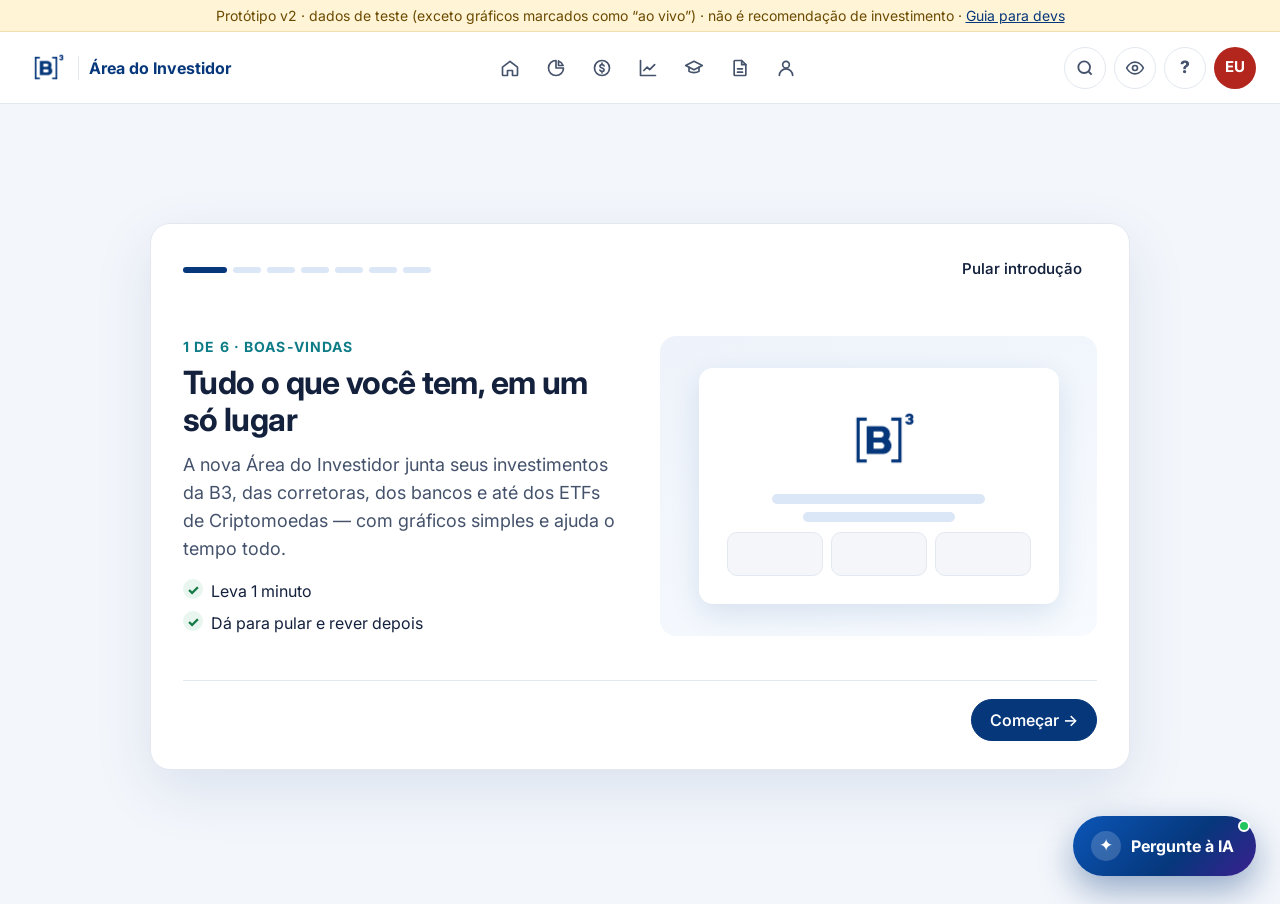
<file: index.html>
<!doctype html>
<html lang="pt-BR">
<head>
  <meta charset="utf-8">
  <meta name="viewport" content="width=device-width, initial-scale=1, viewport-fit=cover">
  <title>Área do Investidor B3 — protótipo v2</title>
  <link rel="icon" href="assets/b3-logo.png">
  <link rel="preconnect" href="https://fonts.googleapis.com">
  <link href="https://fonts.googleapis.com/css2?family=Inter:wght@400;500;600;700;800&display=swap" rel="stylesheet">
  <link rel="stylesheet" href="css/styles.css">
</head>
<body>
  <div class="proto" role="note">Protótipo v2 · dados de teste (exceto gráficos marcados como “ao vivo”) · não é recomendação de investimento · <a href="dev.html">Guia para devs</a></div>

  <header class="top">
    <a class="brand" href="#/inicio" aria-label="Área do Investidor — Início"><img src="assets/b3-logo.png" alt="B3"><span>Área do Investidor</span></a>
    <nav class="tabs-main" id="tabs" aria-label="Seções"></nav>
    <div class="top-actions">
      <button class="icon-btn" id="searchBtn" aria-label="Buscar (atalho /)" title="Buscar (atalho /)">
        <svg width="20" height="20" viewBox="0 0 24 24" fill="none" stroke="currentColor" stroke-width="2.2" aria-hidden="true"><circle cx="11" cy="11" r="7"/><path d="m20 20-3.5-3.5"/></svg></button>
      <button class="icon-btn" id="hideBtn" aria-pressed="false" title="Ocultar valores">
        <svg width="20" height="20" viewBox="0 0 24 24" fill="none" stroke="currentColor" stroke-width="2" aria-hidden="true"><path d="M2 12s3.5-7 10-7 10 7 10 7-3.5 7-10 7S2 12 2 12Z"/><circle cx="12" cy="12" r="3"/></svg><span class="sr-only">Ocultar valores</span></button>
      <a class="icon-btn" href="#/aprender/site" title="Ajuda e tutoriais" aria-label="Ajuda e tutoriais">?</a>
      <button class="avatar" id="avatar" aria-haspopup="true" aria-expanded="false" title="Minha conta">EU</button>
    </div>
  </header>

  <div class="search-pop" id="searchPop">
    <div class="search" role="search">
      <svg width="18" height="18" viewBox="0 0 24 24" fill="none" stroke="currentColor" stroke-width="2.2" aria-hidden="true"><circle cx="11" cy="11" r="7"/><path d="m20 20-3.5-3.5"/></svg>
      <input id="q" type="search" autocomplete="off" placeholder="Busque um ativo ou assunto (ex.: PETR4, QBTC11, proventos)" aria-label="Buscar" aria-controls="sugg">
      <div class="sugg" id="sugg" role="listbox"></div>
    </div>
  </div>
  <div class="menu-conta" id="menuConta" role="menu"></div>

  <div class="shell"><main id="app" tabindex="-1"></main></div>
  <nav class="bottom-nav" id="bottomNav" aria-label="Seções"></nav>

  <!-- Assistente de IA -->
  <button class="ai-fab" id="aiFab" aria-controls="aiPanel" aria-expanded="false"><span class="spark">✦</span><span class="lbl">Pergunte à IA</span><span class="ping" aria-hidden="true"></span></button>
  <aside class="ai-panel" id="aiPanel" aria-label="Assistente de IA" aria-hidden="true"></aside>

  <div class="toast" id="toast" role="status" aria-live="polite"></div>

  <script src="js/data.js"></script>
  <script src="js/catalogo.js"></script>
  <script src="js/util.js"></script>
  <script src="js/mercado.js"></script>
  <script src="js/charts.js"></script>
  <script src="js/carteira.js"></script>
  <script src="js/cripto.js"></script>
  <script src="js/rentabilidade.js"></script>
  <script src="js/proventos.js"></script>
  <script src="js/feed.js"></script>
  <script src="js/views-inicio.js"></script>
  <script src="js/views-proventos.js"></script>
  <script src="js/views-setores.js"></script>
  <script src="js/views-mercado.js"></script>
  <script src="js/views-perfil.js"></script>
  <script src="js/videos.js"></script>
  <script src="js/views-aprender.js"></script>
  <script src="js/views-conta.js"></script>
  <script src="js/tutoriais.js"></script>
  <script src="js/chat.js"></script>
  <script src="js/app.js"></script>
</body>
</html>
</file>
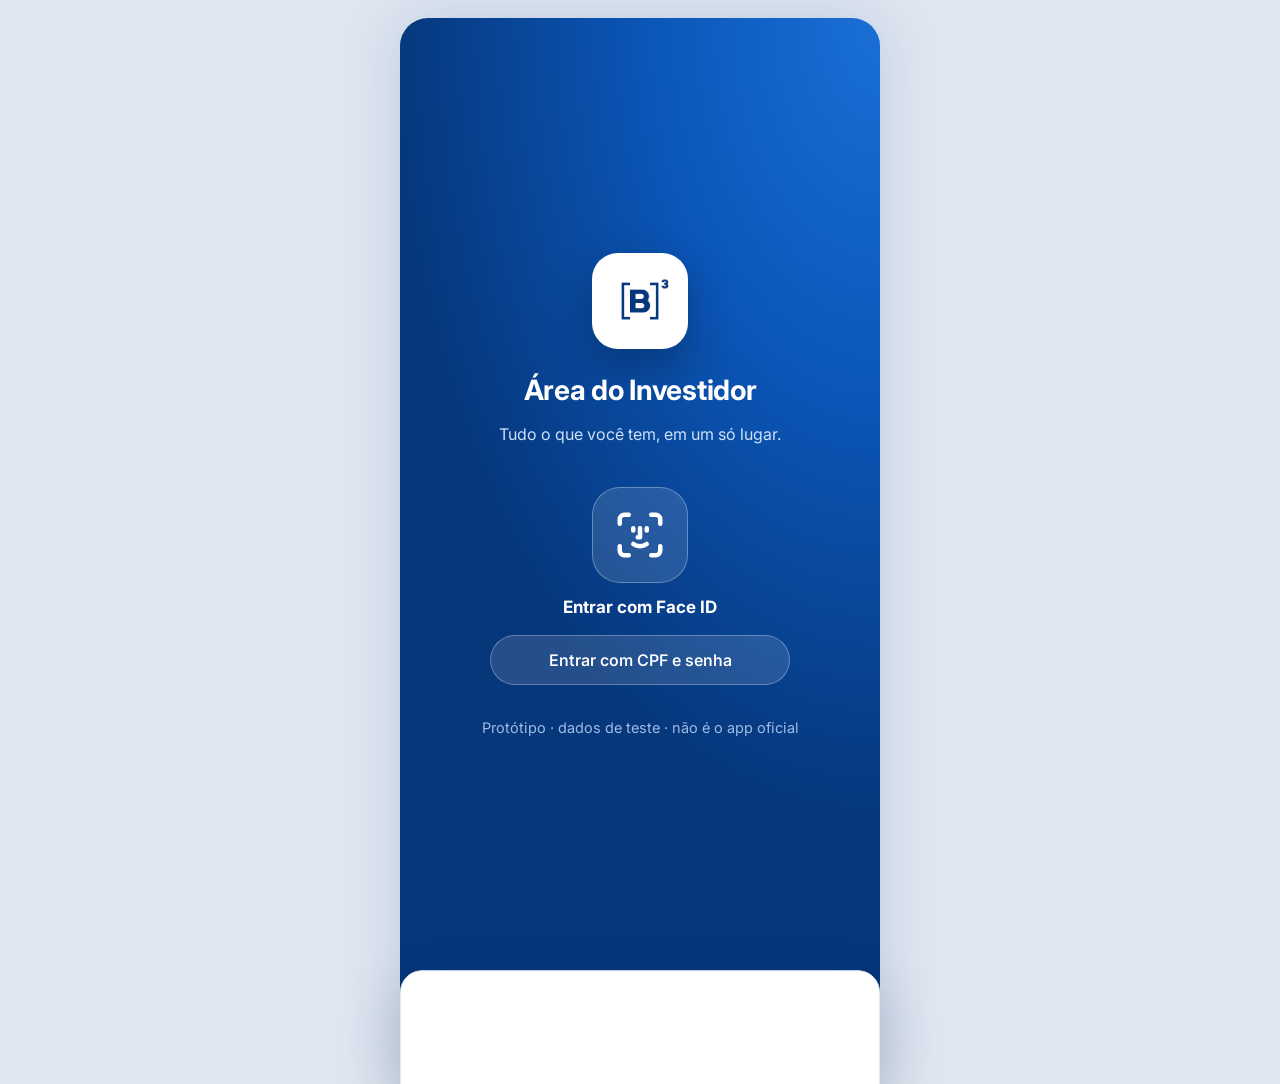
<file: app/index.html>
<!doctype html>
<html lang="pt-BR">
<head>
  <meta charset="utf-8">
  <meta name="viewport" content="width=device-width, initial-scale=1, viewport-fit=cover, maximum-scale=1">
  <title>B3 Investidor — app (protótipo)</title>
  <meta name="theme-color" content="#06377b">
  <meta name="apple-mobile-web-app-capable" content="yes">
  <meta name="mobile-web-app-capable" content="yes">
  <meta name="apple-mobile-web-app-status-bar-style" content="black-translucent">
  <meta name="apple-mobile-web-app-title" content="B3 Investidor">
  <link rel="manifest" href="manifest.webmanifest">
  <link rel="icon" href="icons/icon-192.png">
  <link rel="apple-touch-icon" href="icons/apple-touch-icon.png">
  <link rel="preconnect" href="https://fonts.googleapis.com">
  <link href="https://fonts.googleapis.com/css2?family=Inter:wght@400;500;600;700;800&display=swap" rel="stylesheet">
  <!-- Mesmo visual do site (cores, cartões, gráficos) + a casca de aplicativo -->
  <link rel="stylesheet" href="../css/styles.css">
  <link rel="stylesheet" href="app.css">
</head>
<body class="app">
  <div class="phone" id="phone">
    <header class="ap-top" id="apTop"></header>
    <main class="ap-tela" id="app" tabindex="-1"></main>
    <nav class="ap-tabs" id="apTabs" aria-label="Seções"></nav>

    <!-- Assistente de IA (o mesmo do site) -->
    <button class="ai-fab" id="aiFab" aria-controls="aiPanel" aria-expanded="false"><span class="spark">✦</span><span class="lbl">Pergunte à IA</span><span class="ping" aria-hidden="true"></span></button>
    <aside class="ai-panel" id="aiPanel" aria-label="Assistente de IA" aria-hidden="true"></aside>

    <div class="ap-sheet-bg" id="sheetBg" hidden></div>
    <section class="ap-sheet" id="sheet" role="dialog" aria-modal="true" hidden></section>
    <div class="toast" id="toast" role="status" aria-live="polite"></div>
  </div>

  <!-- Dados e cálculos compartilhados com o site (nada é duplicado) -->
  <script>window.VIEWS = {};</script>
  <script src="../js/data.js"></script>
  <script src="../js/catalogo.js"></script>
  <script src="../js/util.js"></script>
  <script src="../js/mercado.js"></script>
  <script src="../js/charts.js"></script>
  <script src="../js/carteira.js"></script>
  <script src="../js/cripto.js"></script>
  <script src="../js/rentabilidade.js"></script>
  <script src="../js/proventos.js"></script>
  <script src="../js/feed.js"></script>
  <script src="../js/videos.js"></script>
  <script src="../js/views-perfil.js"></script>
  <script src="app.js"></script>
  <script src="../js/chat.js"></script>
  <script>window.APP_INICIAR && window.APP_INICIAR();</script>
</body>
</html>
</file>
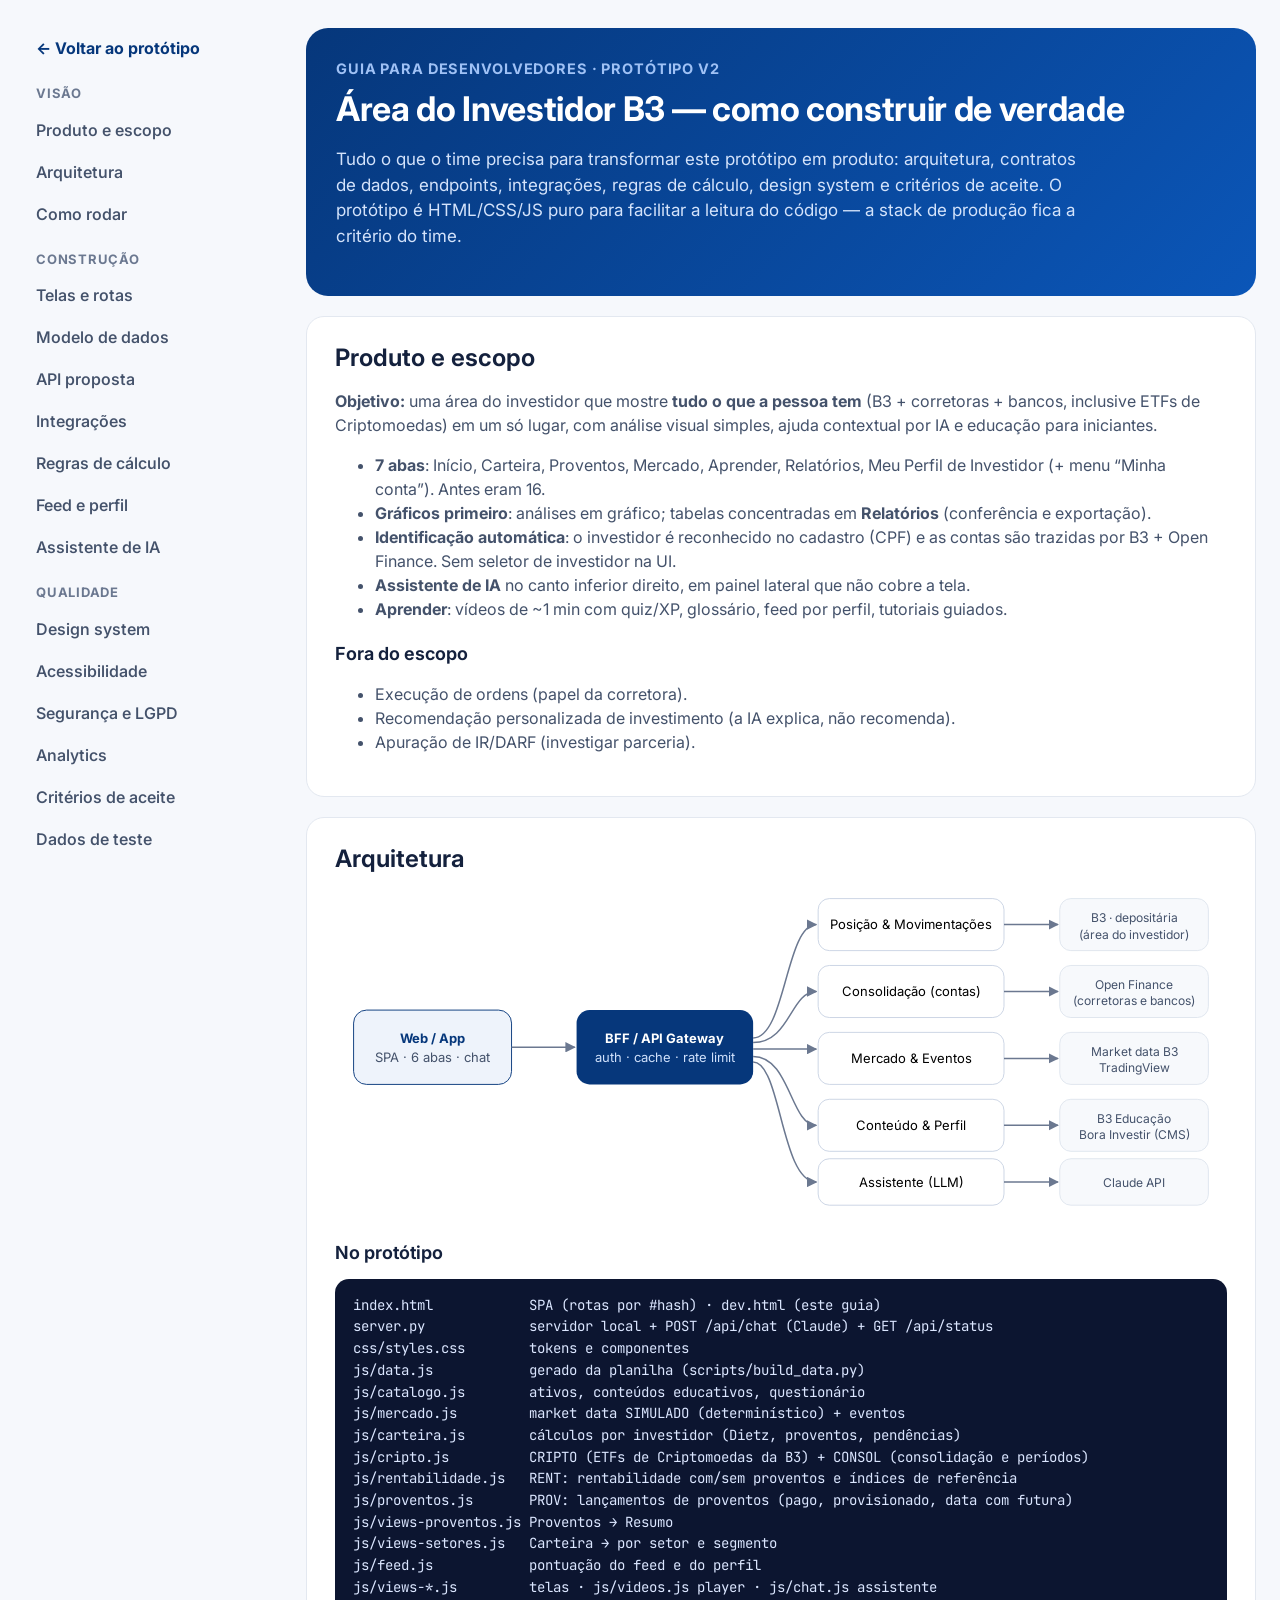
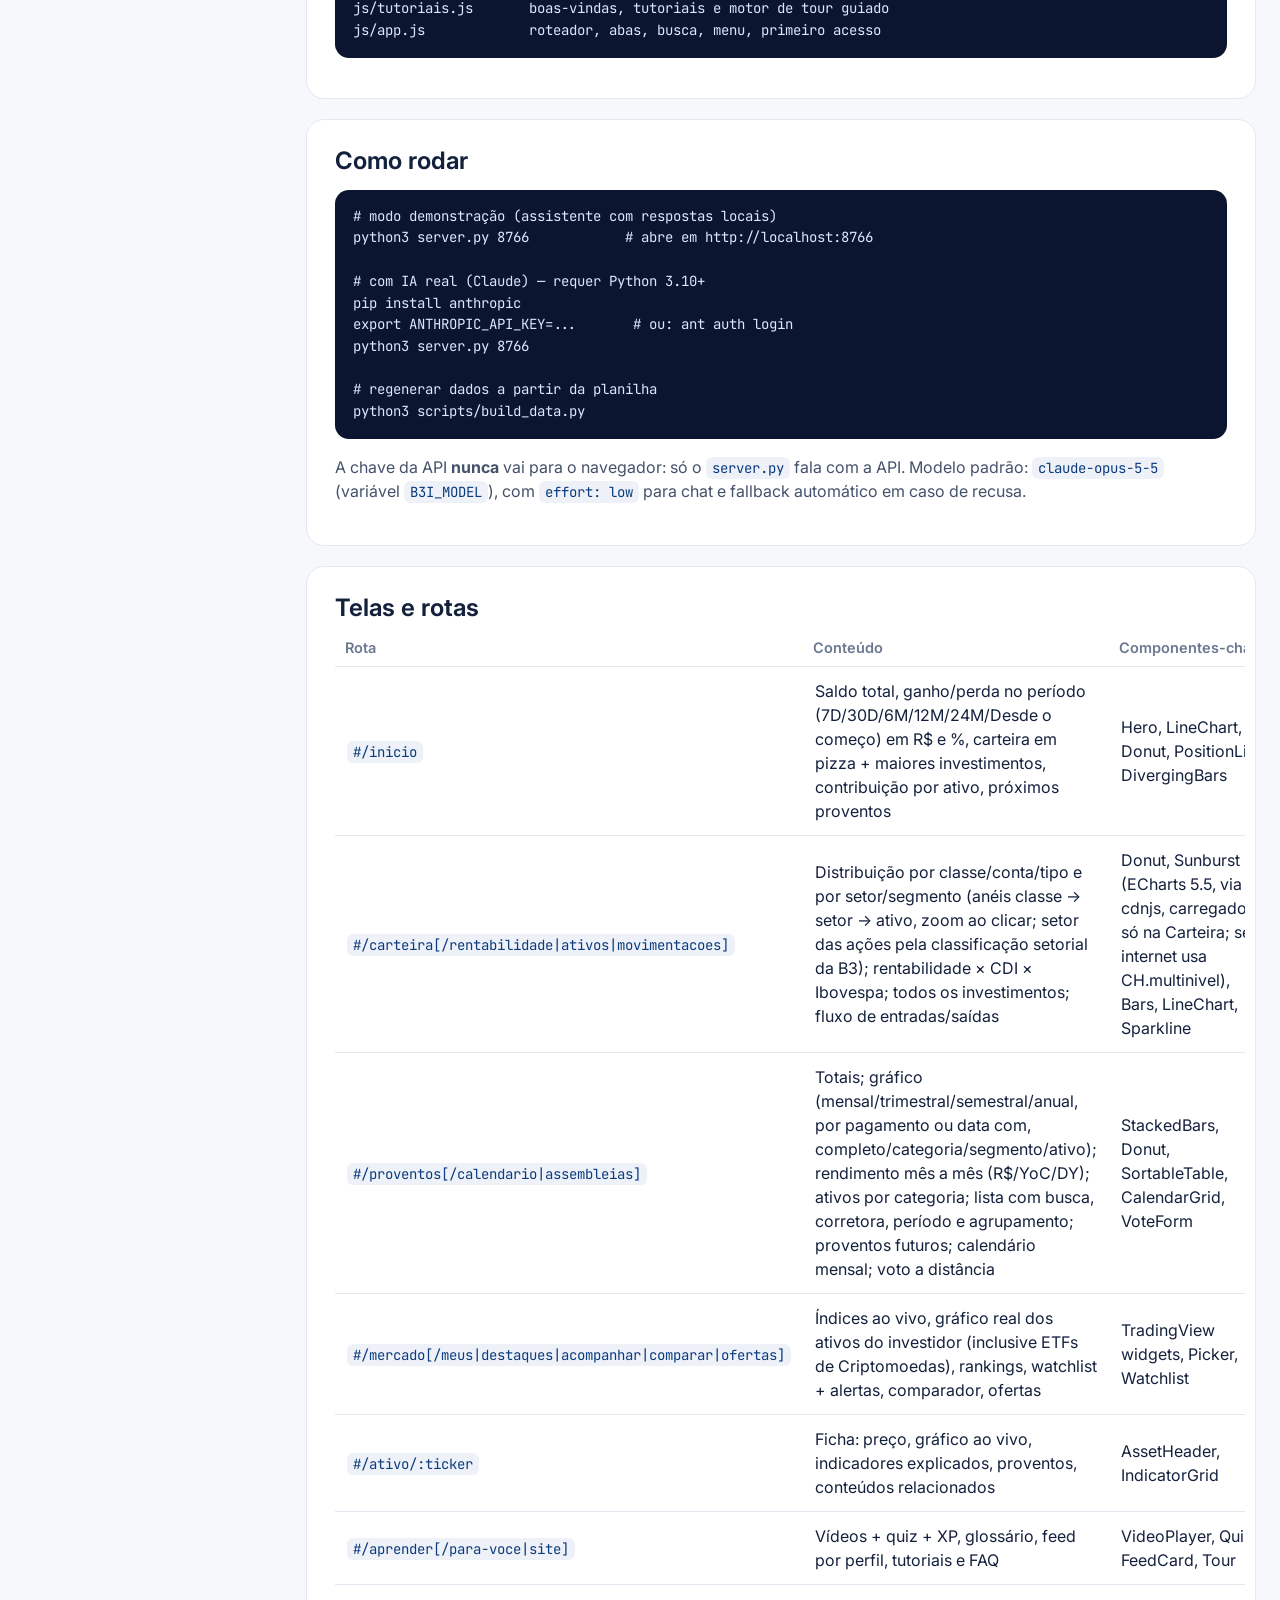
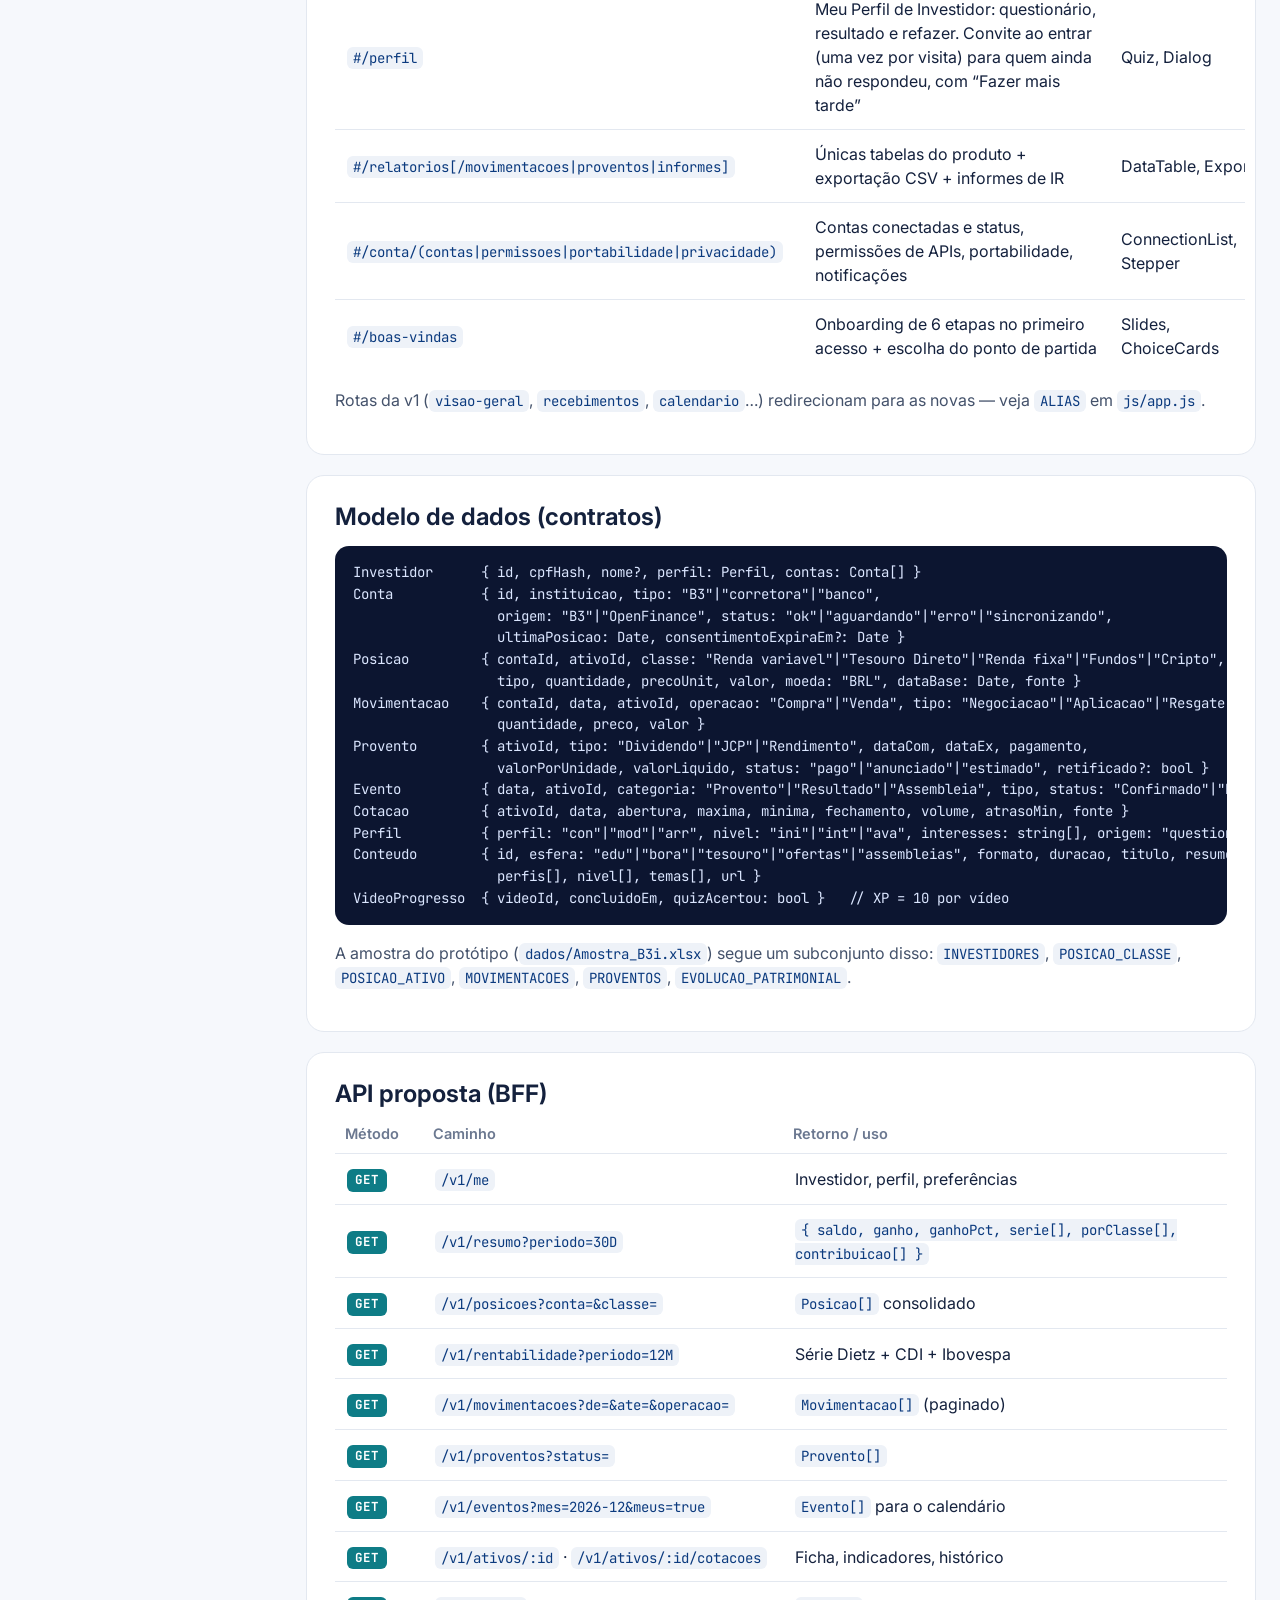
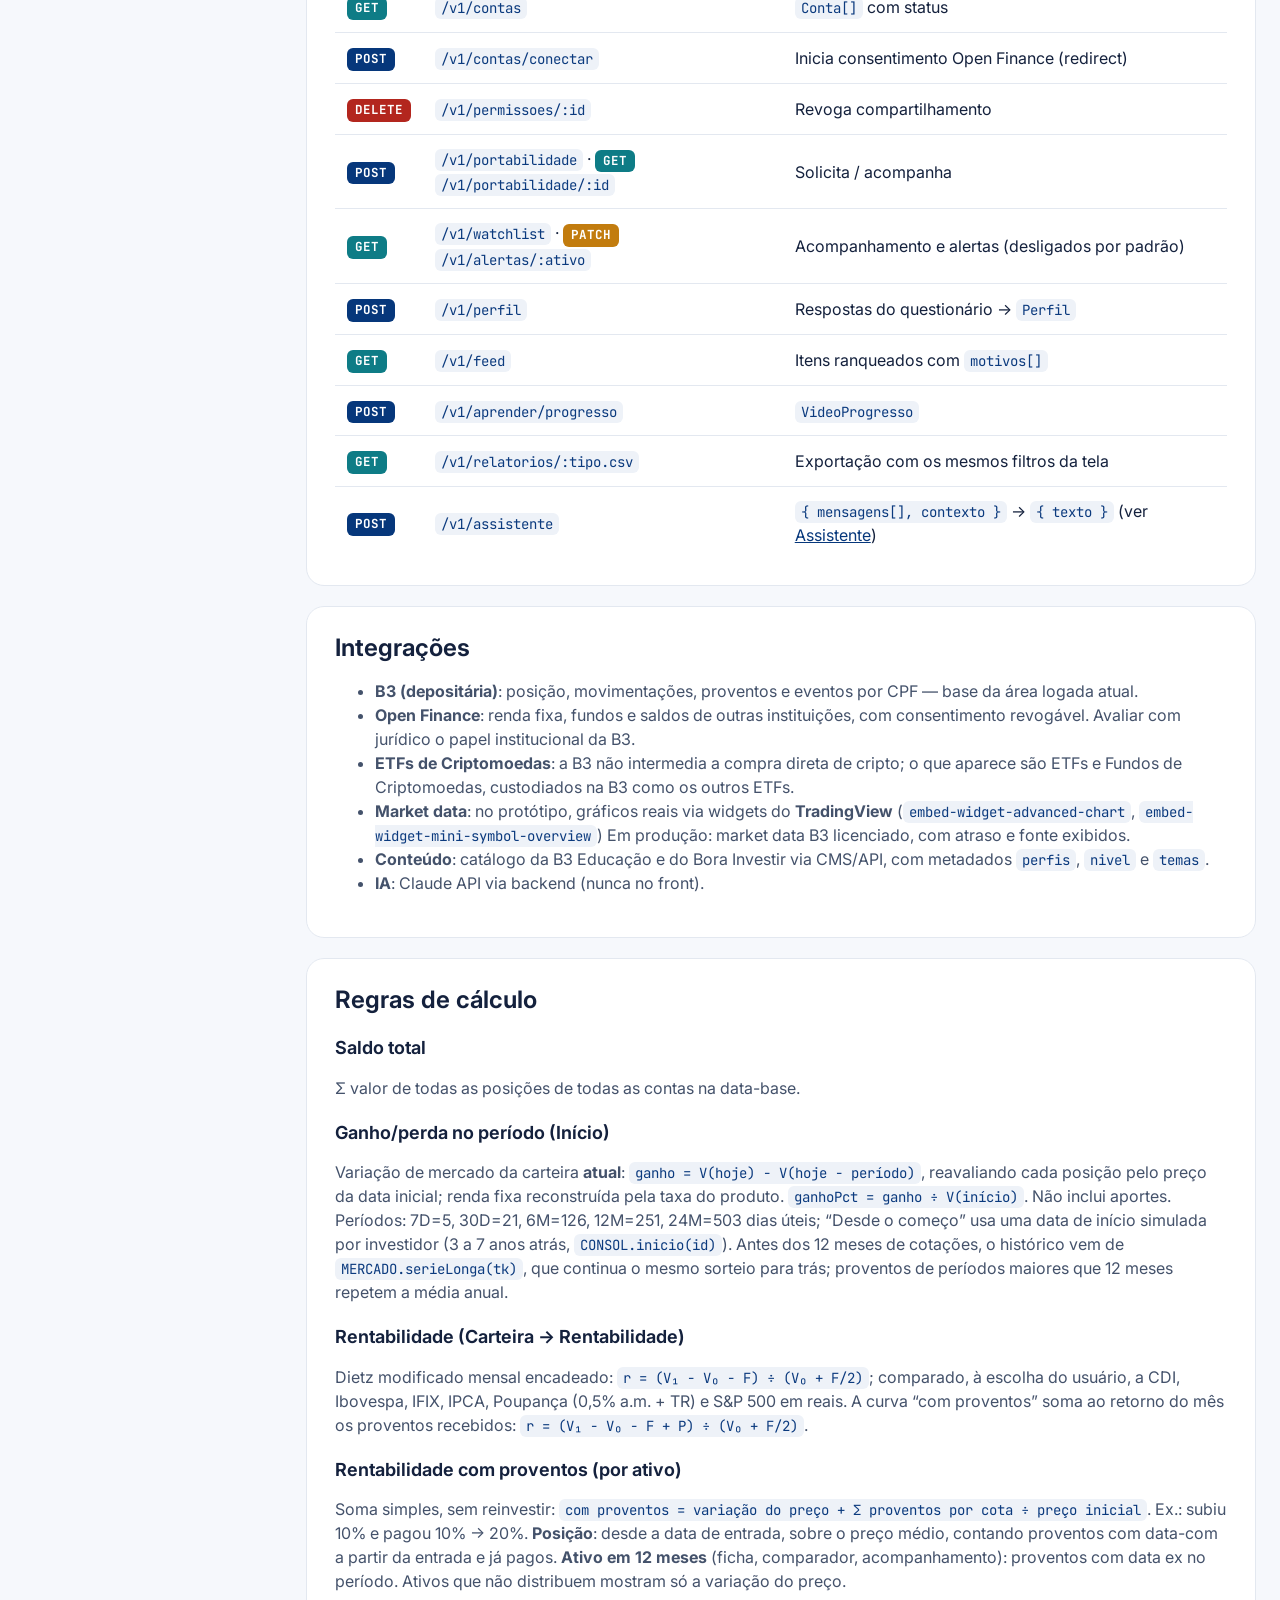
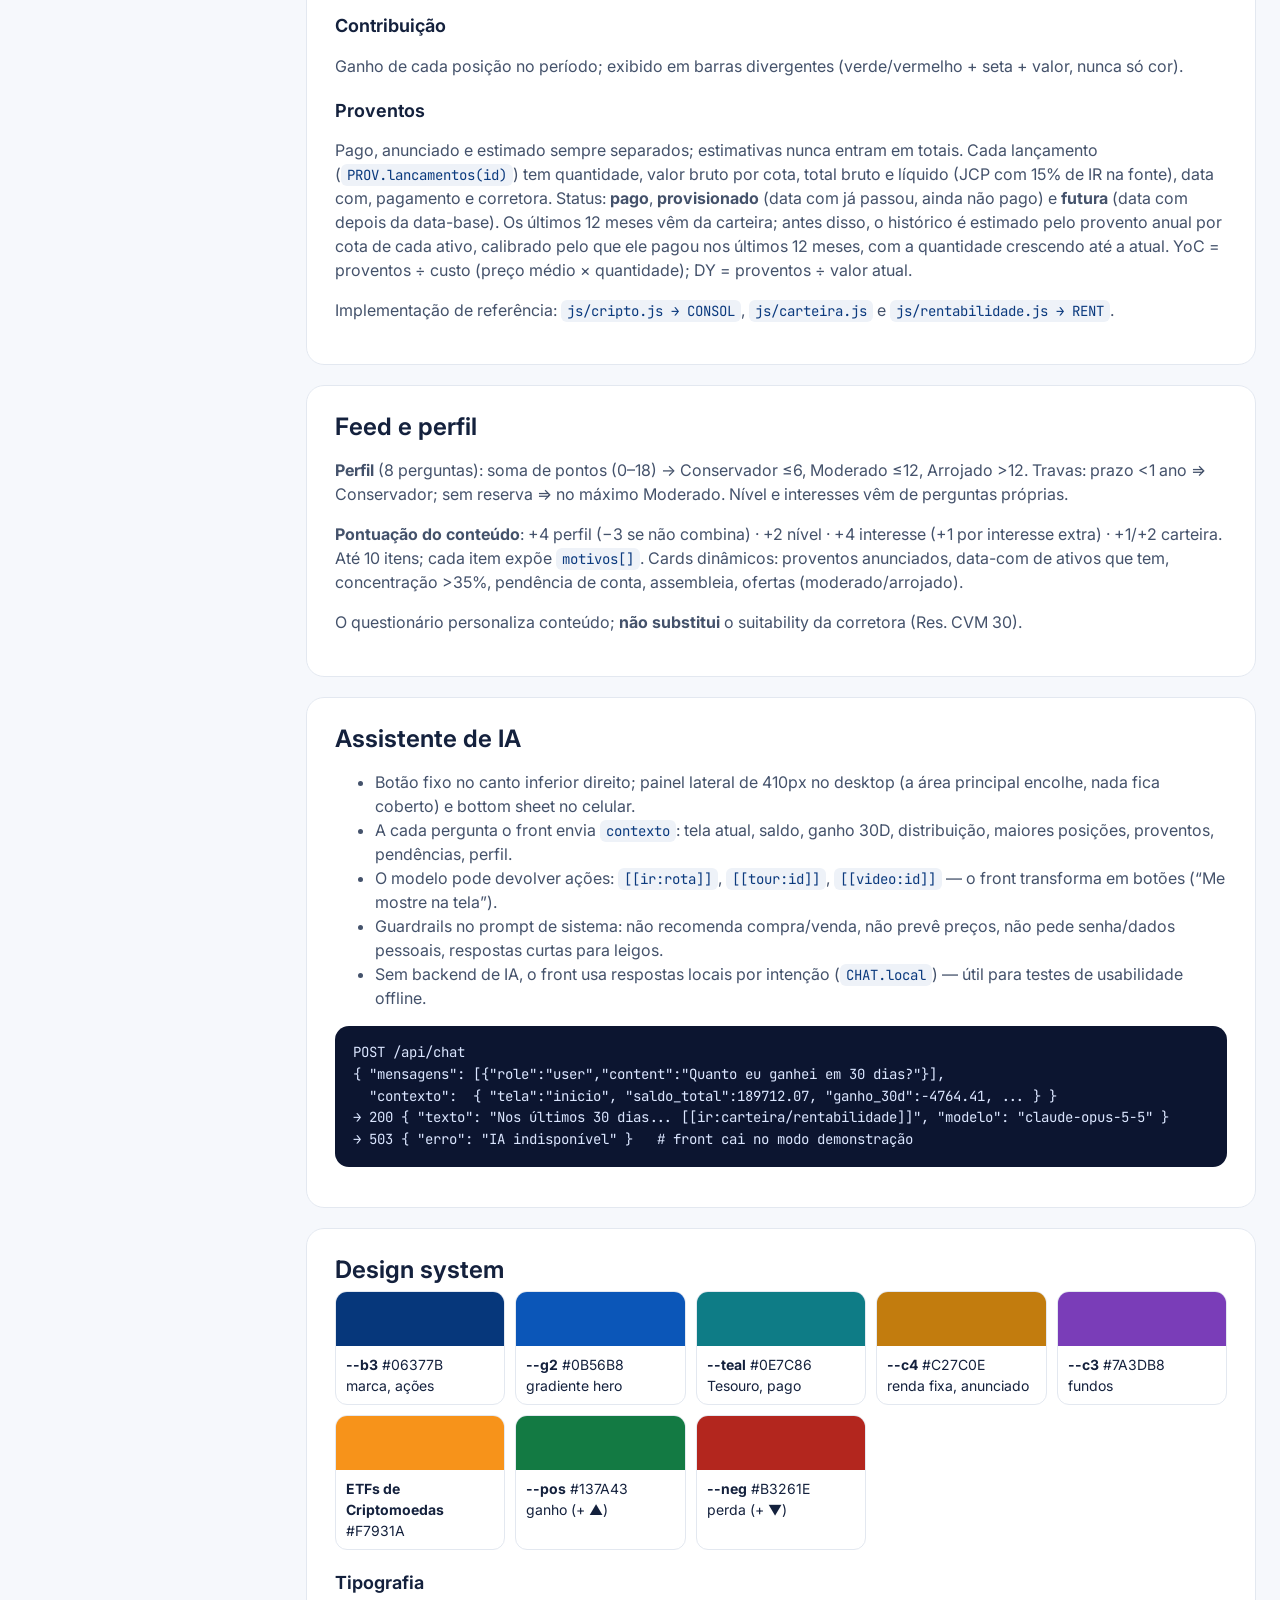
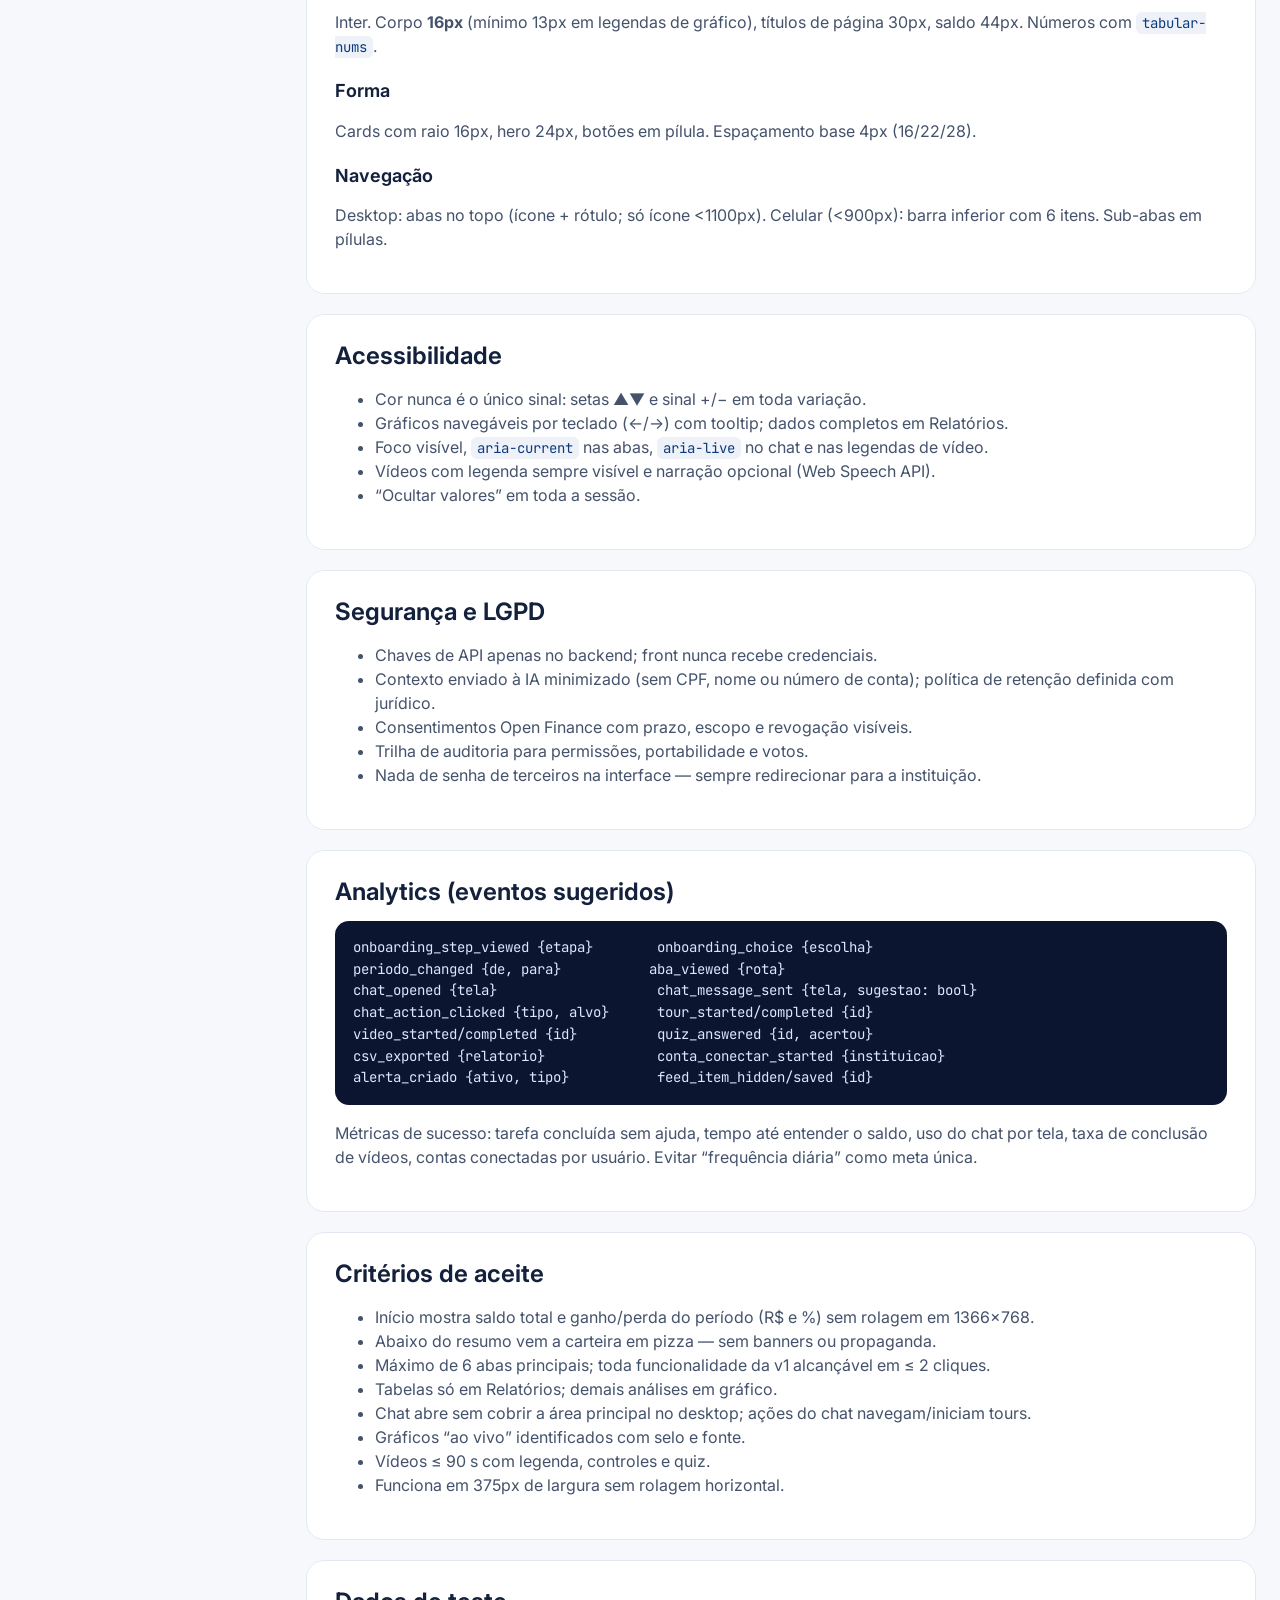
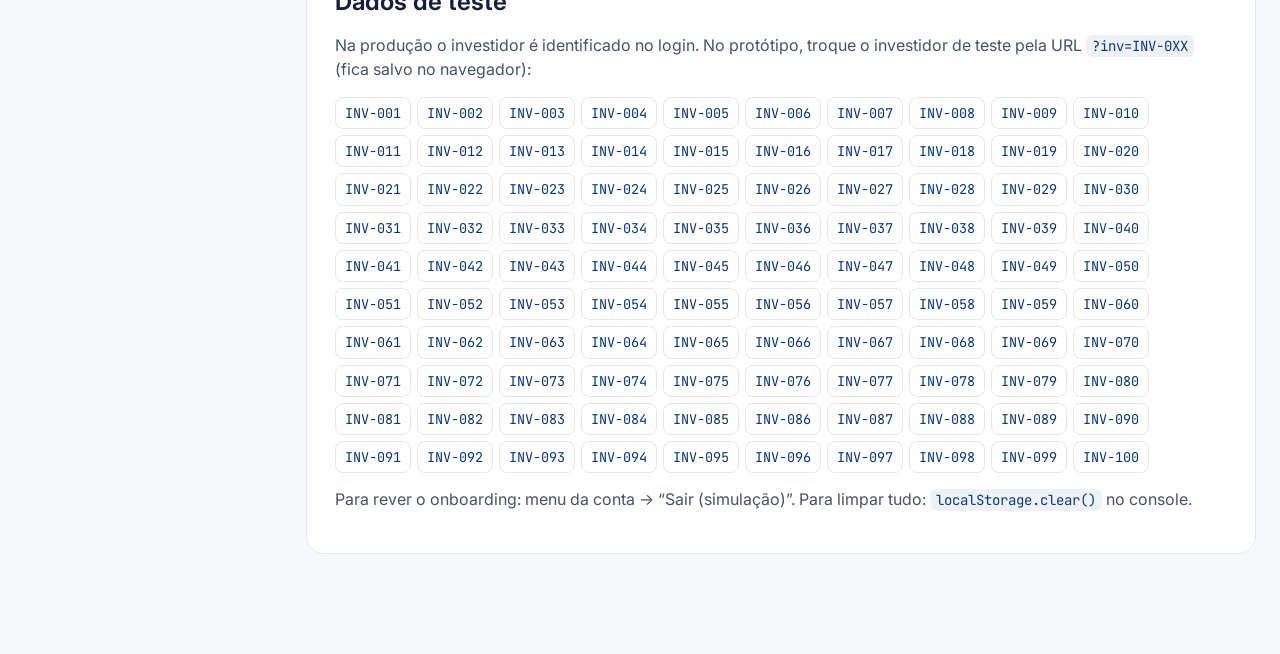
<file: dev.html>
<!doctype html>
<html lang="pt-BR">
<head>
  <meta charset="utf-8">
  <meta name="viewport" content="width=device-width, initial-scale=1">
  <title>Guia para desenvolvedores</title>
  <link rel="icon" href="assets/b3-logo.png">
  <link href="https://fonts.googleapis.com/css2?family=Inter:wght@400;500;600;700;800&family=JetBrains+Mono:wght@400;600&display=swap" rel="stylesheet">
  <link rel="stylesheet" href="css/styles.css">
  <style>
    body { background: #f6f8fc; }
    .dev { display: grid; grid-template-columns: 250px 1fr; max-width: 1280px; margin: 0 auto; gap: 32px; padding: 28px 24px 80px; }
    .toc { position: sticky; top: 24px; align-self: start; display: grid; gap: 2px; }
    .toc a { padding: 8px 12px; border-radius: 10px; text-decoration: none; color: var(--ink-2); font-weight: 550; }
    .toc a:hover { background: #fff; color: var(--b3); }
    .toc b { font-size: 13px; text-transform: uppercase; letter-spacing: .06em; color: var(--muted); margin: 14px 12px 4px; }
    section.blk { background: #fff; border: 1px solid var(--line); border-radius: 18px; padding: 26px 28px; margin-bottom: 20px; scroll-margin-top: 20px; }
    section.blk h2 { font-size: 24px; margin-bottom: 6px; }
    section.blk h3 { margin: 22px 0 8px; font-size: 18px; }
    section.blk p, section.blk li { color: var(--ink-2); font-size: 16px; }
    code, pre { font-family: "JetBrains Mono", ui-monospace, monospace; font-size: 14px; }
    code { background: #eef2f8; padding: 2px 6px; border-radius: 6px; color: #0b3a7e; }
    pre { background: #0c1530; color: #dbe6ff; padding: 16px 18px; border-radius: 14px; overflow-x: auto; line-height: 1.55; }
    pre code { background: none; color: inherit; padding: 0; }
    .sw { display: grid; grid-template-columns: repeat(auto-fill, minmax(150px, 1fr)); gap: 10px; }
    .sw div { border: 1px solid var(--line); border-radius: 12px; overflow: hidden; font-size: 14px; }
    .sw i { display: block; height: 54px; }
    .sw span { display: block; padding: 8px 10px; }
    .tagm { display: inline-block; font-family: "JetBrains Mono", monospace; font-size: 12.5px; font-weight: 700; border-radius: 6px; padding: 2px 8px; color: #fff; }
    .GET { background: #0e7c86; } .POST { background: #06377b; } .DELETE { background: #b3261e; } .PATCH { background: #c27c0e; }
    .arch { width: 100%; height: auto; }
    .hero-dev { background: linear-gradient(135deg, #06377b, #0b56b8); color: #fff; border-radius: 22px; padding: 30px; margin-bottom: 20px; }
    .hero-dev p { color: #d4e3fb; font-size: 17px; max-width: 760px; }
    .inv-list { display: flex; flex-wrap: wrap; gap: 6px; }
    .inv-list a { font-family: "JetBrains Mono", monospace; font-size: 13.5px; padding: 5px 9px; border: 1px solid var(--line); border-radius: 8px; text-decoration: none; }
    @media (max-width: 900px) { .dev { grid-template-columns: 1fr; } .toc { position: static; display: flex; flex-wrap: wrap; } .toc b { width: 100%; } }
  </style>
</head>
<body>
  <div class="dev">
    <nav class="toc" aria-label="Índice">
      <a href="index.html#/inicio" style="font-weight:700;color:var(--b3)">← Voltar ao protótipo</a>
      <b>Visão</b><a href="#produto">Produto e escopo</a><a href="#arquitetura">Arquitetura</a><a href="#rodar">Como rodar</a>
      <b>Construção</b><a href="#telas">Telas e rotas</a><a href="#dados">Modelo de dados</a><a href="#api">API proposta</a><a href="#integracoes">Integrações</a><a href="#calculos">Regras de cálculo</a><a href="#feed">Feed e perfil</a><a href="#ia">Assistente de IA</a>
      <b>Qualidade</b><a href="#design">Design system</a><a href="#a11y">Acessibilidade</a><a href="#seguranca">Segurança e LGPD</a><a href="#eventos">Analytics</a><a href="#aceite">Critérios de aceite</a><a href="#teste">Dados de teste</a>
    </nav>
    <main style="padding:0;max-width:none">
      <div class="hero-dev"><div class="small" style="color:#9fc1f5;font-weight:700;letter-spacing:.06em">GUIA PARA DESENVOLVEDORES · PROTÓTIPO V2</div><h1 style="color:#fff;font-size:34px;margin:8px 0">Área do Investidor B3 — como construir de verdade</h1><p>Tudo o que o time precisa para transformar este protótipo em produto: arquitetura, contratos de dados, endpoints, integrações, regras de cálculo, design system e critérios de aceite. O protótipo é HTML/CSS/JS puro para facilitar a leitura do código — a stack de produção fica a critério do time.</p></div>

      <section class="blk" id="produto"><h2>Produto e escopo</h2>
        <p><b>Objetivo:</b> uma área do investidor que mostre <b>tudo o que a pessoa tem</b> (B3 + corretoras + bancos, inclusive ETFs de Criptomoedas) em um só lugar, com análise visual simples, ajuda contextual por IA e educação para iniciantes.</p>
        <ul><li><b>7 abas</b>: Início, Carteira, Proventos, Mercado, Aprender, Relatórios, Meu Perfil de Investidor (+ menu “Minha conta”). Antes eram 16.</li>
          <li><b>Gráficos primeiro</b>: análises em gráfico; tabelas concentradas em <b>Relatórios</b> (conferência e exportação).</li>
          <li><b>Identificação automática</b>: o investidor é reconhecido no cadastro (CPF) e as contas são trazidas por B3 + Open Finance. Sem seletor de investidor na UI.</li>
          <li><b>Assistente de IA</b> no canto inferior direito, em painel lateral que não cobre a tela.</li>
          <li><b>Aprender</b>: vídeos de ~1 min com quiz/XP, glossário, feed por perfil, tutoriais guiados.</li></ul>
        <h3>Fora do escopo</h3><ul><li>Execução de ordens (papel da corretora).</li><li>Recomendação personalizada de investimento (a IA explica, não recomenda).</li><li>Apuração de IR/DARF (investigar parceria).</li></ul>
      </section>

      <section class="blk" id="arquitetura"><h2>Arquitetura</h2>
        <svg class="arch" viewBox="0 0 960 360" role="img" aria-label="Diagrama de arquitetura">
          <defs><marker id="ar" viewBox="0 0 10 10" refX="9" refY="5" markerWidth="7" markerHeight="7" orient="auto"><path d="M0,0 L10,5 L0,10z" fill="#6b7890"/></marker></defs>
          <g font-family="Inter" font-size="14">
            <rect x="20" y="140" width="170" height="80" rx="14" fill="#eef3fb" stroke="#06377b"/><text x="105" y="175" text-anchor="middle" font-weight="700" fill="#06377b">Web / App</text><text x="105" y="196" text-anchor="middle" fill="#44526b">SPA · 6 abas · chat</text>
            <rect x="260" y="140" width="190" height="80" rx="14" fill="#06377b"/><text x="355" y="175" text-anchor="middle" font-weight="700" fill="#fff">BFF / API Gateway</text><text x="355" y="196" text-anchor="middle" fill="#cfe0fb">auth · cache · rate limit</text>
            <g fill="#fff" stroke="#c9d3e3"><rect x="520" y="20" width="200" height="56" rx="12"/><rect x="520" y="92" width="200" height="56" rx="12"/><rect x="520" y="164" width="200" height="56" rx="12"/><rect x="520" y="236" width="200" height="56" rx="12"/><rect x="520" y="300" width="200" height="50" rx="12"/></g>
            <g text-anchor="middle"><text x="620" y="53">Posição &amp; Movimentações</text><text x="620" y="125">Consolidação (contas)</text><text x="620" y="197">Mercado &amp; Eventos</text><text x="620" y="269">Conteúdo &amp; Perfil</text><text x="620" y="330">Assistente (LLM)</text></g>
            <g fill="#f7f9fc" stroke="#dfe5ee"><rect x="780" y="20" width="160" height="56" rx="12"/><rect x="780" y="92" width="160" height="56" rx="12"/><rect x="780" y="164" width="160" height="56" rx="12"/><rect x="780" y="236" width="160" height="56" rx="12"/><rect x="780" y="300" width="160" height="50" rx="12"/></g>
            <g text-anchor="middle" font-size="13" fill="#44526b"><text x="860" y="45">B3 · depositária</text><text x="860" y="63">(área do investidor)</text><text x="860" y="117">Open Finance</text><text x="860" y="135">(corretoras e bancos)</text><text x="860" y="189">Market data B3</text><text x="860" y="207">TradingView</text><text x="860" y="261">B3 Educação</text><text x="860" y="279">Bora Investir (CMS)</text><text x="860" y="330">Claude API</text></g>
            <g stroke="#6b7890" stroke-width="1.6" marker-end="url(#ar)" fill="none"><path d="M190,180 H258"/><path d="M450,170 C485,170 485,48 518,48"/><path d="M450,175 C490,175 490,120 518,120"/><path d="M450,182 H518"/><path d="M450,190 C490,190 490,264 518,264"/><path d="M450,196 C480,196 480,325 518,325"/><path d="M720,48 H778"/><path d="M720,120 H778"/><path d="M720,192 H778"/><path d="M720,264 H778"/><path d="M720,325 H778"/></g>
          </g></svg>
        <h3>No protótipo</h3>
        <pre><code>index.html            SPA (rotas por #hash) · dev.html (este guia)
server.py             servidor local + POST /api/chat (Claude) + GET /api/status
css/styles.css        tokens e componentes
js/data.js            gerado da planilha (scripts/build_data.py)
js/catalogo.js        ativos, conteúdos educativos, questionário
js/mercado.js         market data SIMULADO (determinístico) + eventos
js/carteira.js        cálculos por investidor (Dietz, proventos, pendências)
js/cripto.js          CRIPTO (ETFs de Criptomoedas da B3) + CONSOL (consolidação e períodos)
js/rentabilidade.js   RENT: rentabilidade com/sem proventos e índices de referência
js/proventos.js       PROV: lançamentos de proventos (pago, provisionado, data com futura)
js/views-proventos.js Proventos → Resumo
js/views-setores.js   Carteira → por setor e segmento
js/feed.js            pontuação do feed e do perfil
js/views-*.js         telas · js/videos.js player · js/chat.js assistente
js/tutoriais.js       boas-vindas, tutoriais e motor de tour guiado
js/app.js             roteador, abas, busca, menu, primeiro acesso</code></pre>
      </section>

      <section class="blk" id="rodar"><h2>Como rodar</h2>
        <pre><code># modo demonstração (assistente com respostas locais)
python3 server.py 8766            # abre em http://localhost:8766

# com IA real (Claude) — requer Python 3.10+
pip install anthropic
export ANTHROPIC_API_KEY=...       # ou: ant auth login
python3 server.py 8766

# regenerar dados a partir da planilha
python3 scripts/build_data.py</code></pre>
        <p>A chave da API <b>nunca</b> vai para o navegador: só o <code>server.py</code> fala com a API. Modelo padrão: <code>claude-opus-5-5</code> (variável <code>B3I_MODEL</code>), com <code>effort: low</code> para chat e fallback automático em caso de recusa.</p>
      </section>

      <section class="blk" id="telas"><h2>Telas e rotas</h2>
        <div class="tbl-wrap"><table><thead><tr><th>Rota</th><th>Conteúdo</th><th>Componentes-chave</th></tr></thead><tbody>
          <tr><td><code>#/inicio</code></td><td>Saldo total, ganho/perda no período (7D/30D/6M/12M/24M/Desde o começo) em R$ e %, carteira em pizza + maiores investimentos, contribuição por ativo, próximos proventos</td><td>Hero, LineChart, Donut, PositionList, DivergingBars</td></tr>
          <tr><td><code>#/carteira[/rentabilidade|ativos|movimentacoes]</code></td><td>Distribuição por classe/conta/tipo e por setor/segmento (anéis classe → setor → ativo, zoom ao clicar; setor das ações pela classificação setorial da B3); rentabilidade × CDI × Ibovespa; todos os investimentos; fluxo de entradas/saídas</td><td>Donut, Sunburst (ECharts 5.5, via cdnjs, carregado só na Carteira; sem internet usa CH.multinivel), Bars, LineChart, Sparkline</td></tr>
          <tr><td><code>#/proventos[/calendario|assembleias]</code></td><td>Totais; gráfico (mensal/trimestral/semestral/anual, por pagamento ou data com, completo/categoria/segmento/ativo); rendimento mês a mês (R$/YoC/DY); ativos por categoria; lista com busca, corretora, período e agrupamento; proventos futuros; calendário mensal; voto a distância</td><td>StackedBars, Donut, SortableTable, CalendarGrid, VoteForm</td></tr>
          <tr><td><code>#/mercado[/meus|destaques|acompanhar|comparar|ofertas]</code></td><td>Índices ao vivo, gráfico real dos ativos do investidor (inclusive ETFs de Criptomoedas), rankings, watchlist + alertas, comparador, ofertas</td><td>TradingView widgets, Picker, Watchlist</td></tr>
          <tr><td><code>#/ativo/:ticker</code></td><td>Ficha: preço, gráfico ao vivo, indicadores explicados, proventos, conteúdos relacionados</td><td>AssetHeader, IndicatorGrid</td></tr>
          <tr><td><code>#/aprender[/para-voce|site]</code></td><td>Vídeos + quiz + XP, glossário, feed por perfil, tutoriais e FAQ</td><td>VideoPlayer, Quiz, FeedCard, Tour</td></tr>
          <tr><td><code>#/perfil</code></td><td>Meu Perfil de Investidor: questionário, resultado e refazer. Convite ao entrar (uma vez por visita) para quem ainda não respondeu, com “Fazer mais tarde”</td><td>Quiz, Dialog</td></tr>
          <tr><td><code>#/relatorios[/movimentacoes|proventos|informes]</code></td><td>Únicas tabelas do produto + exportação CSV + informes de IR</td><td>DataTable, Export</td></tr>
          <tr><td><code>#/conta/(contas|permissoes|portabilidade|privacidade)</code></td><td>Contas conectadas e status, permissões de APIs, portabilidade, notificações</td><td>ConnectionList, Stepper</td></tr>
          <tr><td><code>#/boas-vindas</code></td><td>Onboarding de 6 etapas no primeiro acesso + escolha do ponto de partida</td><td>Slides, ChoiceCards</td></tr>
        </tbody></table></div>
        <p>Rotas da v1 (<code>visao-geral</code>, <code>recebimentos</code>, <code>calendario</code>…) redirecionam para as novas — veja <code>ALIAS</code> em <code>js/app.js</code>.</p>
      </section>

      <section class="blk" id="dados"><h2>Modelo de dados (contratos)</h2>
        <pre><code>Investidor      { id, cpfHash, nome?, perfil: Perfil, contas: Conta[] }
Conta           { id, instituicao, tipo: "B3"|"corretora"|"banco",
                  origem: "B3"|"OpenFinance", status: "ok"|"aguardando"|"erro"|"sincronizando",
                  ultimaPosicao: Date, consentimentoExpiraEm?: Date }
Posicao         { contaId, ativoId, classe: "Renda variavel"|"Tesouro Direto"|"Renda fixa"|"Fundos"|"Cripto",
                  tipo, quantidade, precoUnit, valor, moeda: "BRL", dataBase: Date, fonte }
Movimentacao    { contaId, data, ativoId, operacao: "Compra"|"Venda", tipo: "Negociacao"|"Aplicacao"|"Resgate",
                  quantidade, preco, valor }
Provento        { ativoId, tipo: "Dividendo"|"JCP"|"Rendimento", dataCom, dataEx, pagamento,
                  valorPorUnidade, valorLiquido, status: "pago"|"anunciado"|"estimado", retificado?: bool }
Evento          { data, ativoId, categoria: "Provento"|"Resultado"|"Assembleia", tipo, status: "Confirmado"|"Previsto" }
Cotacao         { ativoId, data, abertura, maxima, minima, fechamento, volume, atrasoMin, fonte }
Perfil          { perfil: "con"|"mod"|"arr", nivel: "ini"|"int"|"ava", interesses: string[], origem: "questionario"|"inferido", data }
Conteudo        { id, esfera: "edu"|"bora"|"tesouro"|"ofertas"|"assembleias", formato, duracao, titulo, resumo,
                  perfis[], nivel[], temas[], url }
VideoProgresso  { videoId, concluidoEm, quizAcertou: bool }   // XP = 10 por vídeo</code></pre>
        <p>A amostra do protótipo (<code>dados/Amostra_B3i.xlsx</code>) segue um subconjunto disso: <code>INVESTIDORES</code>, <code>POSICAO_CLASSE</code>, <code>POSICAO_ATIVO</code>, <code>MOVIMENTACOES</code>, <code>PROVENTOS</code>, <code>EVOLUCAO_PATRIMONIAL</code>.</p>
      </section>

      <section class="blk" id="api"><h2>API proposta (BFF)</h2>
        <div class="tbl-wrap"><table><thead><tr><th>Método</th><th>Caminho</th><th>Retorno / uso</th></tr></thead><tbody>
          <tr><td><span class="tagm GET">GET</span></td><td><code>/v1/me</code></td><td>Investidor, perfil, preferências</td></tr>
          <tr><td><span class="tagm GET">GET</span></td><td><code>/v1/resumo?periodo=30D</code></td><td><code>{ saldo, ganho, ganhoPct, serie[], porClasse[], contribuicao[] }</code></td></tr>
          <tr><td><span class="tagm GET">GET</span></td><td><code>/v1/posicoes?conta=&amp;classe=</code></td><td><code>Posicao[]</code> consolidado</td></tr>
          <tr><td><span class="tagm GET">GET</span></td><td><code>/v1/rentabilidade?periodo=12M</code></td><td>Série Dietz + CDI + Ibovespa</td></tr>
          <tr><td><span class="tagm GET">GET</span></td><td><code>/v1/movimentacoes?de=&amp;ate=&amp;operacao=</code></td><td><code>Movimentacao[]</code> (paginado)</td></tr>
          <tr><td><span class="tagm GET">GET</span></td><td><code>/v1/proventos?status=</code></td><td><code>Provento[]</code></td></tr>
          <tr><td><span class="tagm GET">GET</span></td><td><code>/v1/eventos?mes=2026-12&amp;meus=true</code></td><td><code>Evento[]</code> para o calendário</td></tr>
          <tr><td><span class="tagm GET">GET</span></td><td><code>/v1/ativos/:id</code> · <code>/v1/ativos/:id/cotacoes</code></td><td>Ficha, indicadores, histórico</td></tr>
          <tr><td><span class="tagm GET">GET</span></td><td><code>/v1/contas</code></td><td><code>Conta[]</code> com status</td></tr>
          <tr><td><span class="tagm POST">POST</span></td><td><code>/v1/contas/conectar</code></td><td>Inicia consentimento Open Finance (redirect)</td></tr>
          <tr><td><span class="tagm DELETE">DELETE</span></td><td><code>/v1/permissoes/:id</code></td><td>Revoga compartilhamento</td></tr>
          <tr><td><span class="tagm POST">POST</span></td><td><code>/v1/portabilidade</code> · <span class="tagm GET">GET</span> <code>/v1/portabilidade/:id</code></td><td>Solicita / acompanha</td></tr>
          <tr><td><span class="tagm GET">GET</span></td><td><code>/v1/watchlist</code> · <span class="tagm PATCH">PATCH</span> <code>/v1/alertas/:ativo</code></td><td>Acompanhamento e alertas (desligados por padrão)</td></tr>
          <tr><td><span class="tagm POST">POST</span></td><td><code>/v1/perfil</code></td><td>Respostas do questionário → <code>Perfil</code></td></tr>
          <tr><td><span class="tagm GET">GET</span></td><td><code>/v1/feed</code></td><td>Itens ranqueados com <code>motivos[]</code></td></tr>
          <tr><td><span class="tagm POST">POST</span></td><td><code>/v1/aprender/progresso</code></td><td><code>VideoProgresso</code></td></tr>
          <tr><td><span class="tagm GET">GET</span></td><td><code>/v1/relatorios/:tipo.csv</code></td><td>Exportação com os mesmos filtros da tela</td></tr>
          <tr><td><span class="tagm POST">POST</span></td><td><code>/v1/assistente</code></td><td><code>{ mensagens[], contexto }</code> → <code>{ texto }</code> (ver <a href="#ia">Assistente</a>)</td></tr>
        </tbody></table></div>
      </section>

      <section class="blk" id="integracoes"><h2>Integrações</h2>
        <ul>
          <li><b>B3 (depositária)</b>: posição, movimentações, proventos e eventos por CPF — base da área logada atual.</li>
          <li><b>Open Finance</b>: renda fixa, fundos e saldos de outras instituições, com consentimento revogável. Avaliar com jurídico o papel institucional da B3.</li>
          <li><b>ETFs de Criptomoedas</b>: a B3 não intermedia a compra direta de cripto; o que aparece são ETFs e Fundos de Criptomoedas, custodiados na B3 como os outros ETFs.</li>
          <li><b>Market data</b>: no protótipo, gráficos reais via widgets do <b>TradingView</b> (<code>embed-widget-advanced-chart</code>, <code>embed-widget-mini-symbol-overview</code>) Em produção: market data B3 licenciado, com atraso e fonte exibidos.</li>
          <li><b>Conteúdo</b>: catálogo da B3 Educação e do Bora Investir via CMS/API, com metadados <code>perfis</code>, <code>nivel</code> e <code>temas</code>.</li>
          <li><b>IA</b>: Claude API via backend (nunca no front).</li>
        </ul>
      </section>

      <section class="blk" id="calculos"><h2>Regras de cálculo</h2>
        <h3>Saldo total</h3><p>Σ valor de todas as posições de todas as contas na data-base.</p>
        <h3>Ganho/perda no período (Início)</h3><p>Variação de mercado da carteira <b>atual</b>: <code>ganho = V(hoje) − V(hoje − período)</code>, reavaliando cada posição pelo preço da data inicial; renda fixa reconstruída pela taxa do produto. <code>ganhoPct = ganho ÷ V(início)</code>. Não inclui aportes. Períodos: 7D=5, 30D=21, 6M=126, 12M=251, 24M=503 dias úteis; “Desde o começo” usa uma data de início simulada por investidor (3 a 7 anos atrás, <code>CONSOL.inicio(id)</code>). Antes dos 12 meses de cotações, o histórico vem de <code>MERCADO.serieLonga(tk)</code>, que continua o mesmo sorteio para trás; proventos de períodos maiores que 12 meses repetem a média anual.</p>
        <h3>Rentabilidade (Carteira → Rentabilidade)</h3><p>Dietz modificado mensal encadeado: <code>r = (V₁ − V₀ − F) ÷ (V₀ + F/2)</code>; comparado, à escolha do usuário, a CDI, Ibovespa, IFIX, IPCA, Poupança (0,5% a.m. + TR) e S&amp;P 500 em reais. A curva “com proventos” soma ao retorno do mês os proventos recebidos: <code>r = (V₁ − V₀ − F + P) ÷ (V₀ + F/2)</code>.</p>
        <h3>Rentabilidade com proventos (por ativo)</h3><p>Soma simples, sem reinvestir: <code>com proventos = variação do preço + Σ proventos por cota ÷ preço inicial</code>. Ex.: subiu 10% e pagou 10% → 20%. <b>Posição</b>: desde a data de entrada, sobre o preço médio, contando proventos com data-com a partir da entrada e já pagos. <b>Ativo em 12 meses</b> (ficha, comparador, acompanhamento): proventos com data ex no período. Ativos que não distribuem mostram só a variação do preço.</p>
        <h3>Contribuição</h3><p>Ganho de cada posição no período; exibido em barras divergentes (verde/vermelho + seta + valor, nunca só cor).</p>
        <h3>Proventos</h3><p>Pago, anunciado e estimado sempre separados; estimativas nunca entram em totais. Cada lançamento (<code>PROV.lancamentos(id)</code>) tem quantidade, valor bruto por cota, total bruto e líquido (JCP com 15% de IR na fonte), data com, pagamento e corretora. Status: <b>pago</b>, <b>provisionado</b> (data com já passou, ainda não pago) e <b>futura</b> (data com depois da data-base). Os últimos 12 meses vêm da carteira; antes disso, o histórico é estimado pelo provento anual por cota de cada ativo, calibrado pelo que ele pagou nos últimos 12 meses, com a quantidade crescendo até a atual. YoC = proventos ÷ custo (preço médio × quantidade); DY = proventos ÷ valor atual.</p>
        <p>Implementação de referência: <code>js/cripto.js → CONSOL</code>, <code>js/carteira.js</code> e <code>js/rentabilidade.js → RENT</code>.</p>
      </section>

      <section class="blk" id="feed"><h2>Feed e perfil</h2>
        <p><b>Perfil</b> (8 perguntas): soma de pontos (0–18) → Conservador ≤6, Moderado ≤12, Arrojado &gt;12. Travas: prazo &lt;1 ano ⇒ Conservador; sem reserva ⇒ no máximo Moderado. Nível e interesses vêm de perguntas próprias.</p>
        <p><b>Pontuação do conteúdo</b>: +4 perfil (−3 se não combina) · +2 nível · +4 interesse (+1 por interesse extra) · +1/+2 carteira. Até 10 itens; cada item expõe <code>motivos[]</code>. Cards dinâmicos: proventos anunciados, data-com de ativos que tem, concentração &gt;35%, pendência de conta, assembleia, ofertas (moderado/arrojado).</p>
        <p>O questionário personaliza conteúdo; <b>não substitui</b> o suitability da corretora (Res. CVM 30).</p>
      </section>

      <section class="blk" id="ia"><h2>Assistente de IA</h2>
        <ul><li>Botão fixo no canto inferior direito; painel lateral de 410px no desktop (a área principal encolhe, nada fica coberto) e bottom sheet no celular.</li>
          <li>A cada pergunta o front envia <code>contexto</code>: tela atual, saldo, ganho 30D, distribuição, maiores posições, proventos, pendências, perfil.</li>
          <li>O modelo pode devolver ações: <code>[[ir:rota]]</code>, <code>[[tour:id]]</code>, <code>[[video:id]]</code> — o front transforma em botões (“Me mostre na tela”).</li>
          <li>Guardrails no prompt de sistema: não recomenda compra/venda, não prevê preços, não pede senha/dados pessoais, respostas curtas para leigos.</li>
          <li>Sem backend de IA, o front usa respostas locais por intenção (<code>CHAT.local</code>) — útil para testes de usabilidade offline.</li></ul>
        <pre><code>POST /api/chat
{ "mensagens": [{"role":"user","content":"Quanto eu ganhei em 30 dias?"}],
  "contexto":  { "tela":"inicio", "saldo_total":189712.07, "ganho_30d":-4764.41, ... } }
→ 200 { "texto": "Nos últimos 30 dias... [[ir:carteira/rentabilidade]]", "modelo": "claude-opus-5-5" }
→ 503 { "erro": "IA indisponível" }   # front cai no modo demonstração</code></pre>
      </section>

      <section class="blk" id="design"><h2>Design system</h2>
        <div class="sw">
          <div><i style="background:#06377b"></i><span><b>--b3</b> #06377B<br>marca, ações</span></div>
          <div><i style="background:#0b56b8"></i><span><b>--g2</b> #0B56B8<br>gradiente hero</span></div>
          <div><i style="background:#0e7c86"></i><span><b>--teal</b> #0E7C86<br>Tesouro, pago</span></div>
          <div><i style="background:#c27c0e"></i><span><b>--c4</b> #C27C0E<br>renda fixa, anunciado</span></div>
          <div><i style="background:#7a3db8"></i><span><b>--c3</b> #7A3DB8<br>fundos</span></div>
          <div><i style="background:#f7931a"></i><span><b>ETFs de Criptomoedas</b> #F7931A</span></div>
          <div><i style="background:#137a43"></i><span><b>--pos</b> #137A43<br>ganho (+ ▲)</span></div>
          <div><i style="background:#b3261e"></i><span><b>--neg</b> #B3261E<br>perda (+ ▼)</span></div>
        </div>
        <h3>Tipografia</h3><p>Inter. Corpo <b>16px</b> (mínimo 13px em legendas de gráfico), títulos de página 30px, saldo 44px. Números com <code>tabular-nums</code>.</p>
        <h3>Forma</h3><p>Cards com raio 16px, hero 24px, botões em pílula. Espaçamento base 4px (16/22/28).</p>
        <h3>Navegação</h3><p>Desktop: abas no topo (ícone + rótulo; só ícone &lt;1100px). Celular (&lt;900px): barra inferior com 6 itens. Sub-abas em pílulas.</p>
      </section>

      <section class="blk" id="a11y"><h2>Acessibilidade</h2>
        <ul><li>Cor nunca é o único sinal: setas ▲▼ e sinal +/− em toda variação.</li><li>Gráficos navegáveis por teclado (←/→) com tooltip; dados completos em Relatórios.</li><li>Foco visível, <code>aria-current</code> nas abas, <code>aria-live</code> no chat e nas legendas de vídeo.</li><li>Vídeos com legenda sempre visível e narração opcional (Web Speech API).</li><li>“Ocultar valores” em toda a sessão.</li></ul>
      </section>

      <section class="blk" id="seguranca"><h2>Segurança e LGPD</h2>
        <ul><li>Chaves de API apenas no backend; front nunca recebe credenciais.</li><li>Contexto enviado à IA minimizado (sem CPF, nome ou número de conta); política de retenção definida com jurídico.</li><li>Consentimentos Open Finance com prazo, escopo e revogação visíveis.</li><li>Trilha de auditoria para permissões, portabilidade e votos.</li><li>Nada de senha de terceiros na interface — sempre redirecionar para a instituição.</li></ul>
      </section>

      <section class="blk" id="eventos"><h2>Analytics (eventos sugeridos)</h2>
        <pre><code>onboarding_step_viewed {etapa}        onboarding_choice {escolha}
periodo_changed {de, para}           aba_viewed {rota}
chat_opened {tela}                    chat_message_sent {tela, sugestao: bool}
chat_action_clicked {tipo, alvo}      tour_started/completed {id}
video_started/completed {id}          quiz_answered {id, acertou}
csv_exported {relatorio}              conta_conectar_started {instituicao}
alerta_criado {ativo, tipo}           feed_item_hidden/saved {id}</code></pre>
        <p>Métricas de sucesso: tarefa concluída sem ajuda, tempo até entender o saldo, uso do chat por tela, taxa de conclusão de vídeos, contas conectadas por usuário. Evitar “frequência diária” como meta única.</p>
      </section>

      <section class="blk" id="aceite"><h2>Critérios de aceite</h2>
        <ul><li>Início mostra saldo total e ganho/perda do período (R$ e %) sem rolagem em 1366×768.</li><li>Abaixo do resumo vem a carteira em pizza — sem banners ou propaganda.</li><li>Máximo de 6 abas principais; toda funcionalidade da v1 alcançável em ≤ 2 cliques.</li><li>Tabelas só em Relatórios; demais análises em gráfico.</li><li>Chat abre sem cobrir a área principal no desktop; ações do chat navegam/iniciam tours.</li><li>Gráficos “ao vivo” identificados com selo e fonte.</li><li>Vídeos ≤ 90 s com legenda, controles e quiz.</li><li>Funciona em 375px de largura sem rolagem horizontal.</li></ul>
      </section>

      <section class="blk" id="teste"><h2>Dados de teste</h2>
        <p>Na produção o investidor é identificado no login. No protótipo, troque o investidor de teste pela URL <code>?inv=INV-0XX</code> (fica salvo no navegador):</p>
        <div class="inv-list" id="invs"></div>
        <p class="small" style="margin-top:14px">Para rever o onboarding: menu da conta → “Sair (simulação)”. Para limpar tudo: <code>localStorage.clear()</code> no console.</p>
      </section>
    </main>
  </div>
  <script src="js/data.js"></script>
  <script>
    document.getElementById("invs").innerHTML = Object.values(window.B3DATA.investidores).map((i) => `<a href="index.html?inv=${i.id}#/inicio" title="${i.perfilCarteira} · ${i.faixa}">${i.id}</a>`).join("");
  </script>
</body>
</html>
</file>
<file: css/styles.css>
:root {
  --b3: #06377b;
  --b3-700: #042a5f;
  --b3-50: #eef3fb;
  --b3-100: #dbe6f6;
  --teal: #0e7c86;
  --ink: #14213d;
  --ink-2: #44526b;
  --muted: #6b7890;
  --line: #e3e8f0;
  --bg: #f4f6fa;
  --card: #ffffff;
  --pos: #137a43;
  --neg: #b3261e;
  --warn: #9a5b00;
  --warn-bg: #fff6e5;
  --ok-bg: #e9f6ef;
  --neg-bg: #fdeceb;
  --radius: 12px;
  --shadow: 0 1px 2px rgba(16, 32, 64, .06), 0 2px 8px rgba(16, 32, 64, .04);
  --font: "Inter", system-ui, -apple-system, "Segoe UI", Roboto, sans-serif;
  --c1: #06377b; --c2: #0e7c86; --c3: #7a3db8; --c4: #c27c0e; --c5: #2e8b57; --c6: #c2410c; --c7: #4f6d9a; --c8: #9b2c5e;
}
* { box-sizing: border-box; }
html, body { margin: 0; }
body { font-family: var(--font); color: var(--ink); background: var(--bg); font-size: 16px; line-height: 1.45; -webkit-font-smoothing: antialiased; }
a { color: var(--b3); }
button { font: inherit; color: inherit; }
h1, h2, h3, h4 { margin: 0; line-height: 1.25; }
h1 { font-size: 24px; font-weight: 700; letter-spacing: -.01em; }
h2 { font-size: 18px; font-weight: 650; }
h3 { font-size: 16px; font-weight: 650; }
:focus-visible { outline: 3px solid #5b9cff; outline-offset: 2px; border-radius: 4px; }
.sr-only { position: absolute; width: 1px; height: 1px; overflow: hidden; clip: rect(0 0 0 0); white-space: nowrap; }
.muted { color: var(--muted); }
.small { font-size: 14px; }
.pos { color: var(--pos); font-weight: 600; white-space: nowrap; }
.neg { color: var(--neg); font-weight: 600; white-space: nowrap; }
.neu { color: var(--muted); white-space: nowrap; }
.num { font-variant-numeric: tabular-nums; text-align: right; white-space: nowrap; }

/* ---------- Faixa do protótipo ---------- */
.proto { background: #fff4d6; color: #6b4a00; font-size: 14px; text-align: center; padding: 5px 16px; border-bottom: 1px solid #f1dfae; }

/* ---------- Topo ---------- */
.top { position: sticky; top: 0; z-index: 30; background: #fff; border-bottom: 1px solid var(--line); display: flex; align-items: center; gap: 16px; padding: 10px 20px; height: 64px; }
.brand { display: flex; align-items: center; gap: 10px; text-decoration: none; color: var(--b3); min-width: 0; }
.brand img { width: 40px; height: 40px; }
.brand span { font-weight: 700; font-size: 16.5px; white-space: nowrap; border-left: 1px solid var(--line); padding-left: 10px; }
.menu-btn { display: none; background: none; border: 0; padding: 6px; cursor: pointer; border-radius: 8px; }
.search { position: relative; flex: 1; max-width: 520px; margin-left: 12px; }
.search input { width: 100%; height: 40px; border: 1px solid var(--line); background: var(--bg); border-radius: 999px; padding: 0 16px 0 40px; font: inherit; color: var(--ink); }
.search input:focus { background: #fff; border-color: var(--b3); outline: none; box-shadow: 0 0 0 3px var(--b3-100); }
.search svg { position: absolute; left: 14px; top: 12px; color: var(--muted); }
.sugg { position: absolute; top: 46px; left: 0; right: 0; background: #fff; border: 1px solid var(--line); border-radius: 12px; box-shadow: 0 10px 30px rgba(16, 32, 64, .12); overflow: hidden; display: none; z-index: 40; }
.sugg.open { display: block; }
.sugg a { display: flex; gap: 10px; align-items: center; padding: 10px 14px; text-decoration: none; color: var(--ink); }
.sugg a[aria-selected="true"], .sugg a:hover { background: var(--b3-50); }
.sugg .tk { font-weight: 700; min-width: 64px; }
.sugg .hint { padding: 8px 14px; font-size: 14px; color: var(--muted); border-top: 1px solid var(--line); }
.top-actions { margin-left: auto; display: flex; align-items: center; gap: 8px; }
.btn { display: inline-flex; align-items: center; gap: 6px; height: 36px; padding: 0 14px; border-radius: 999px; border: 1px solid var(--line); background: #fff; cursor: pointer; font-weight: 550; text-decoration: none; color: var(--ink); white-space: nowrap; }
.btn:hover { border-color: #c9d3e3; background: #fafbfd; }
.btn.primary { background: var(--b3); border-color: var(--b3); color: #fff; }
.btn.primary:hover { background: var(--b3-700); }
.btn.ghost { border-color: transparent; background: transparent; }
.btn.sm { height: 30px; padding: 0 10px; font-size: 15px; }
.btn[aria-pressed="true"] { background: var(--b3-50); border-color: var(--b3-100); color: var(--b3); }
.sel { height: 36px; border-radius: 999px; border: 1px solid var(--line); padding: 0 12px; font: inherit; background: #fff; color: var(--ink); }
.avatar { width: 36px; height: 36px; border-radius: 50%; background: var(--b3); color: #fff; display: grid; place-items: center; font-weight: 700; font-size: 15px; }

/* ---------- Layout ---------- */
.shell { display: grid; grid-template-columns: 240px 1fr; min-height: calc(100vh - 92px); }
.nav { background: #fff; border-right: 1px solid var(--line); padding: 16px 12px; position: sticky; top: 64px; height: calc(100vh - 64px); overflow-y: auto; }
.nav h4 { font-size: 13px; text-transform: uppercase; letter-spacing: .06em; color: var(--muted); margin: 16px 10px 6px; font-weight: 650; }
.nav h4:first-child { margin-top: 0; }
.nav a { display: flex; align-items: center; gap: 10px; padding: 8px 10px; border-radius: 8px; text-decoration: none; color: var(--ink-2); font-weight: 520; }
.nav a:hover { background: var(--bg); color: var(--ink); }
.nav a.active { background: var(--b3-50); color: var(--b3); font-weight: 650; }
.nav a svg { flex: none; opacity: .8; }
.nav .badge { margin-left: auto; }
main { padding: 24px 28px 48px; max-width: 1280px; width: 100%; min-width: 0; }
.page-head { display: flex; align-items: flex-end; justify-content: space-between; gap: 16px; margin-bottom: 18px; flex-wrap: wrap; }
.page-head p { margin: 4px 0 0; color: var(--muted); }
.crumb { font-size: 14px; color: var(--muted); margin-bottom: 4px; }
.crumb a { color: var(--muted); }

/* ---------- Cards e grids ---------- */
.grid { display: grid; gap: 16px; }
.g2 { grid-template-columns: repeat(2, minmax(0, 1fr)); }
.g3 { grid-template-columns: repeat(3, minmax(0, 1fr)); }
.g4 { grid-template-columns: repeat(4, minmax(0, 1fr)); }
.g-main { grid-template-columns: minmax(0, 2fr) minmax(0, 1fr); }
.card { background: var(--card); border: 1px solid var(--line); border-radius: var(--radius); box-shadow: var(--shadow); padding: 18px; min-width: 0; }
.card-h { display: flex; align-items: center; justify-content: space-between; gap: 10px; margin-bottom: 12px; flex-wrap: wrap; }
.card-h .sub { color: var(--muted); font-size: 14px; margin-top: 2px; }
.card-f { margin-top: 12px; padding-top: 10px; border-top: 1px solid var(--line); font-size: 14px; color: var(--muted); display: flex; gap: 6px; flex-wrap: wrap; align-items: center; }
.kpi .lbl { color: var(--ink-2); font-size: 15px; font-weight: 550; display: flex; align-items: center; gap: 6px; }
.kpi .val { font-size: 24px; font-weight: 700; margin: 6px 0 2px; font-variant-numeric: tabular-nums; letter-spacing: -.01em; }
.kpi .det { font-size: 14px; color: var(--muted); }
.section { margin-top: 24px; }
.section > h2 { margin-bottom: 12px; }
.stack > * + * { margin-top: 10px; }

.info { width: 18px; height: 18px; border-radius: 50%; border: 1px solid #b8c4d6; background: #fff; color: var(--muted); font-size: 13px; font-weight: 700; font-style: italic; font-family: Georgia, serif; cursor: pointer; padding: 0; line-height: 16px; flex: none; }
.info:hover { border-color: var(--b3); color: var(--b3); }
.pop { position: absolute; z-index: 60; max-width: 320px; background: var(--ink); color: #fff; border-radius: 10px; padding: 10px 12px; font-size: 14px; box-shadow: 0 10px 30px rgba(0, 0, 0, .2); }

.chip { display: inline-flex; align-items: center; gap: 6px; padding: 3px 10px; border-radius: 999px; font-size: 14px; font-weight: 600; background: var(--bg); color: var(--ink-2); border: 1px solid var(--line); white-space: nowrap; }
.chip.ok { background: var(--ok-bg); color: var(--pos); border-color: #c7e8d5; }
.chip.warn { background: var(--warn-bg); color: var(--warn); border-color: #f3dcae; }
.chip.err { background: var(--neg-bg); color: var(--neg); border-color: #f4c9c5; }
.chip.blue { background: var(--b3-50); color: var(--b3); border-color: var(--b3-100); }
.chip.dash { background: #fff; border-style: dashed; }
.badge { min-width: 20px; height: 20px; padding: 0 6px; border-radius: 999px; background: var(--neg); color: #fff; font-size: 13px; font-weight: 700; display: inline-grid; place-items: center; }
.dot { display: inline-block; width: 10px; height: 10px; border-radius: 3px; flex: none; }

.tabs { display: flex; gap: 4px; border-bottom: 1px solid var(--line); margin-bottom: 16px; overflow-x: auto; }
.tabs button { background: none; border: 0; padding: 10px 14px; cursor: pointer; color: var(--ink-2); font-weight: 550; border-bottom: 2px solid transparent; white-space: nowrap; }
.tabs button[aria-selected="true"] { color: var(--b3); border-color: var(--b3); }
.seg { display: inline-flex; background: var(--bg); border: 1px solid var(--line); border-radius: 999px; padding: 3px; gap: 2px; flex-wrap: wrap; }
.seg button { border: 0; background: none; padding: 5px 12px; border-radius: 999px; cursor: pointer; font-size: 15px; font-weight: 550; color: var(--ink-2); }
.seg button[aria-pressed="true"] { background: #fff; color: var(--b3); box-shadow: var(--shadow); }
.filters { display: flex; gap: 10px; flex-wrap: wrap; align-items: center; margin-bottom: 14px; }
.filters label { font-size: 14px; color: var(--muted); display: flex; flex-direction: column; gap: 4px; }
.filters select, .filters input { height: 34px; border-radius: 8px; border: 1px solid var(--line); padding: 0 10px; font: inherit; background: #fff; min-width: 140px; color: var(--ink); }

/* ---------- Tabelas ---------- */
.tbl-wrap { overflow-x: auto; margin: 0 -18px; padding: 0 18px; }
table { width: 100%; border-collapse: collapse; }
th { text-align: left; font-size: 14px; font-weight: 600; color: var(--muted); padding: 8px 10px; border-bottom: 1px solid var(--line); white-space: nowrap; }
th.num { text-align: right; }
td { padding: 10px; border-bottom: 1px solid var(--line); vertical-align: middle; }
tr:last-child td { border-bottom: 0; }
tbody tr:hover td { background: #fafbfd; }
td a.tk, .tk-link { font-weight: 700; text-decoration: none; color: var(--b3); }
td a.tk:hover { text-decoration: underline; }
.asset { display: flex; flex-direction: column; }
.asset small { color: var(--muted); font-size: 14px; }
tfoot td { font-weight: 700; border-top: 1px solid var(--line); }
details.tbl summary { cursor: pointer; color: var(--b3); font-size: 14px; font-weight: 600; margin-top: 8px; }

/* ---------- Gráficos ---------- */
.chart { position: relative; }
.chart svg { display: block; overflow: visible; }
.chart .grid { stroke: #edf0f5; }
.chart .axis, svg .axis { fill: var(--muted); font-size: 13px; font-family: var(--font); }
.chart .cursor { stroke: #9aa7bd; stroke-dasharray: 3 3; }
.donut-n { font-size: 20px; font-weight: 700; fill: var(--ink); font-family: var(--font); }
.tip { position: absolute; display: none; pointer-events: none; background: var(--ink); color: #fff; border-radius: 8px; padding: 8px 10px; font-size: 14px; min-width: 150px; box-shadow: 0 6px 20px rgba(0, 0, 0, .18); }
.tip i, .legend i { display: inline-block; width: 10px; height: 3px; border-radius: 2px; margin-right: 6px; vertical-align: middle; }
.legend { display: flex; gap: 14px; flex-wrap: wrap; font-size: 14px; color: var(--ink-2); margin-bottom: 6px; }
.legend i { width: 14px; height: 4px; }
.donut-row { display: flex; gap: 18px; align-items: center; flex-wrap: wrap; }
.donut-leg { flex: 1; min-width: 180px; }
.donut-leg .row { display: flex; align-items: center; gap: 8px; padding: 6px 0; border-bottom: 1px dashed var(--line); font-size: 15px; }
.donut-leg .row:last-child { border-bottom: 0; }
.donut-leg .row b { margin-left: auto; font-variant-numeric: tabular-nums; }
.bar { height: 8px; background: var(--bg); border-radius: 99px; overflow: hidden; }
.bar > i { display: block; height: 100%; background: var(--b3); border-radius: 99px; }

/* ---------- Listas ---------- */
.list-item { display: flex; gap: 12px; align-items: center; padding: 12px 0; border-bottom: 1px solid var(--line); }
.list-item:last-child { border-bottom: 0; padding-bottom: 0; }
.list-item:first-child { padding-top: 0; }
.list-item .grow { flex: 1; min-width: 0; }
.list-item .t { font-weight: 600; }
.list-item .s { font-size: 14px; color: var(--muted); }
.date-box { width: 46px; flex: none; text-align: center; border: 1px solid var(--line); border-radius: 8px; padding: 4px 0; background: #fff; }
.date-box b { display: block; font-size: 18px; line-height: 1.1; }
.date-box span { font-size: 12px; text-transform: uppercase; color: var(--muted); font-weight: 650; }
.alert { display: flex; gap: 12px; padding: 12px 14px; border-radius: 10px; background: var(--warn-bg); border: 1px solid #f3dcae; }
.alert.info-a { background: var(--b3-50); border-color: var(--b3-100); }
.alert.ok { background: var(--ok-bg); border-color: #c7e8d5; }
.alert .ic { font-size: 20px; line-height: 1; }
.alert p { margin: 2px 0 0; font-size: 15px; color: var(--ink-2); }

/* ---------- Ticker do mercado ---------- */
.ix-strip { display: grid; grid-template-columns: repeat(5, minmax(0, 1fr)); gap: 12px; }
.ix { background: #fff; border: 1px solid var(--line); border-radius: 10px; padding: 12px 14px; display: flex; flex-direction: column; gap: 2px; }
.ix .n { font-size: 14px; color: var(--muted); font-weight: 600; }
.ix .v { font-size: 20px; font-weight: 700; font-variant-numeric: tabular-nums; }
.stamp { display: inline-flex; gap: 6px; align-items: center; font-size: 14px; color: var(--muted); }
.stamp::before { content: ""; width: 7px; height: 7px; border-radius: 50%; background: #c27c0e; }
.stamp.closed::before { background: #9aa7bd; }

/* ---------- Ficha do ativo ---------- */
.asset-head { display: flex; justify-content: space-between; gap: 16px; align-items: flex-start; flex-wrap: wrap; }
.asset-head .tkr { font-size: 28px; font-weight: 800; color: var(--b3); letter-spacing: -.01em; }
.asset-head .price { font-size: 32px; font-weight: 750; font-variant-numeric: tabular-nums; text-align: right; }
.ind-grid { display: grid; grid-template-columns: repeat(4, minmax(0, 1fr)); gap: 0; border: 1px solid var(--line); border-radius: 10px; overflow: hidden; }
.ind { padding: 12px 14px; border-right: 1px solid var(--line); border-bottom: 1px solid var(--line); background: #fff; }
.ind:nth-child(4n) { border-right: 0; }
.ind .l { font-size: 14px; color: var(--muted); display: flex; gap: 6px; align-items: center; }
.ind .v { font-size: 19px; font-weight: 700; margin-top: 2px; font-variant-numeric: tabular-nums; }
.star { background: none; border: 1px solid var(--line); border-radius: 999px; height: 36px; padding: 0 14px; cursor: pointer; display: inline-flex; align-items: center; gap: 6px; font-weight: 600; }
.star[aria-pressed="true"] { background: #fff7e0; border-color: #f0d48a; color: #8a6100; }

/* ---------- Feed ---------- */
.feed { display: grid; gap: 14px; }
.feed-card { display: grid; grid-template-columns: 6px 1fr; background: #fff; border: 1px solid var(--line); border-radius: var(--radius); overflow: hidden; box-shadow: var(--shadow); }
.feed-card .rail { background: var(--b3); }
.feed-card .body { padding: 14px 16px; display: flex; flex-direction: column; gap: 6px; min-width: 0; }
.feed-card .meta { display: flex; gap: 8px; align-items: center; flex-wrap: wrap; font-size: 14px; color: var(--muted); }
.feed-card .src { font-weight: 700; text-transform: uppercase; letter-spacing: .04em; font-size: 13px; }
.feed-card h3 { font-size: 17px; }
.feed-card p { margin: 0; color: var(--ink-2); font-size: 15px; }
.feed-card .why { font-size: 14px; color: var(--muted); display: flex; gap: 6px; flex-wrap: wrap; align-items: center; }
.feed-card .acts { display: flex; gap: 8px; margin-top: 4px; flex-wrap: wrap; }
.feed-end { text-align: center; color: var(--muted); padding: 18px; border: 1px dashed var(--line); border-radius: var(--radius); }
.profile-card { background: linear-gradient(135deg, var(--b3) 0%, #0b4fa8 100%); color: #fff; border: 0; }
.profile-card .muted, .profile-card p { color: #d6e3f7; }
.profile-card .btn { background: rgba(255, 255, 255, .12); border-color: rgba(255, 255, 255, .3); color: #fff; }
.profile-card .btn:hover { background: rgba(255, 255, 255, .2); }
.gauge { display: flex; gap: 4px; margin: 10px 0; }
.gauge span { flex: 1; height: 8px; border-radius: 99px; background: rgba(255, 255, 255, .2); }
.gauge span.on { background: #fff; }

/* ---------- Questionário ---------- */
.quiz { max-width: 720px; }
.progress { height: 6px; background: var(--b3-100); border-radius: 99px; overflow: hidden; margin: 8px 0 20px; }
.progress i { display: block; height: 100%; background: var(--b3); transition: width .25s; }
.opt { display: flex; gap: 12px; align-items: center; padding: 14px 16px; border: 1.5px solid var(--line); border-radius: 10px; margin-bottom: 10px; cursor: pointer; background: #fff; }
.opt:hover { border-color: #b8c7e0; }
.opt:has(input:checked) { border-color: var(--b3); background: var(--b3-50); }
.opt input { accent-color: var(--b3); width: 18px; height: 18px; }
.quiz-nav { display: flex; justify-content: space-between; margin-top: 18px; }

/* ---------- Stepper ---------- */
.steps { display: flex; gap: 0; margin: 10px 0; }
.steps .st { flex: 1; text-align: center; font-size: 14px; color: var(--muted); position: relative; padding-top: 22px; }
.steps .st::before { content: ""; position: absolute; top: 6px; left: 50%; width: 12px; height: 12px; margin-left: -6px; border-radius: 50%; background: #fff; border: 2px solid #c3cddd; z-index: 1; }
.steps .st::after { content: ""; position: absolute; top: 11px; left: -50%; width: 100%; height: 2px; background: #c3cddd; }
.steps .st:first-child::after { display: none; }
.steps .st.done::before { background: var(--pos); border-color: var(--pos); }
.steps .st.done::after, .steps .st.now::after { background: var(--pos); }
.steps .st.now::before { border-color: var(--b3); background: var(--b3); box-shadow: 0 0 0 4px var(--b3-100); }
.steps .st.now { color: var(--ink); font-weight: 600; }

.empty { text-align: center; padding: 32px 16px; color: var(--muted); }
.empty .big { font-size: 32px; }

/* ---------- Ocultar valores ---------- */
.toast { position: fixed; bottom: 24px; left: 50%; transform: translateX(-50%) translateY(20px); opacity: 0; background: var(--ink); color: #fff; padding: 10px 16px; border-radius: 10px; font-size: 15px; transition: .2s; z-index: 80; pointer-events: none; }
.toast.show { opacity: 1; transform: translateX(-50%); }

/* ---------- Responsivo ---------- */
@media (max-width: 1100px) {
  .g4 { grid-template-columns: repeat(2, minmax(0, 1fr)); }
  .ix-strip { grid-template-columns: repeat(3, minmax(0, 1fr)); }
  .ind-grid { grid-template-columns: repeat(2, minmax(0, 1fr)); }
  .ind:nth-child(4n) { border-right: 1px solid var(--line); }
  .ind:nth-child(2n) { border-right: 0; }
}
@media (max-width: 900px) {
  .shell { grid-template-columns: 1fr; }
  .nav { position: fixed; left: 0; top: 0; bottom: 0; height: 100vh; width: 270px; z-index: 50; transform: translateX(-100%); transition: transform .2s; box-shadow: 10px 0 30px rgba(0, 0, 0, .1); }
  body.nav-open .nav { transform: none; }
  .menu-btn { display: inline-grid; }
  .g2, .g3, .g-main { grid-template-columns: 1fr; }
  .brand span { display: none; }
  .top-actions .hide-sm { display: none; }
  main { padding: 18px 16px 40px; }
}
@media (max-width: 560px) {
  .top { gap: 8px; padding: 10px 12px; }
  .g4 { grid-template-columns: 1fr; }
  .ix-strip { grid-template-columns: repeat(2, minmax(0, 1fr)); }
  .search { margin-left: 0; }
  .asset-head .price { text-align: left; }
  h1 { font-size: 21px; }
}

/* ======================= Onboarding ======================= */
body.onb-mode .shell { grid-template-columns: 1fr; }
body.onb-mode .nav, body.onb-mode .menu-btn { display: none; }
body.onb-mode main { max-width: none; padding: 32px 20px 48px; }
.onb { min-height: calc(100vh - 180px); display: grid; place-items: center; }
.onb-card { width: 100%; max-width: 980px; background: #fff; border: 1px solid var(--line); border-radius: 20px; box-shadow: 0 20px 60px rgba(6, 55, 123, .10); padding: 28px 32px; }
.onb-head { display: flex; justify-content: space-between; align-items: center; gap: 12px; }
.onb-dots { display: flex; gap: 6px; }
.onb-dots button { width: 28px; height: 6px; border-radius: 99px; border: 0; background: var(--b3-100); cursor: pointer; padding: 0; transition: .2s; }
.onb-dots button.done { background: #8fb0dd; }
.onb-dots button.on { background: var(--b3); width: 44px; }
.onb-body { display: grid; grid-template-columns: 1fr 1fr; gap: 40px; align-items: center; margin: 28px 0 24px; min-height: 340px; }
.onb-kicker { font-size: 14px; text-transform: uppercase; letter-spacing: .08em; color: var(--teal); font-weight: 700; margin-bottom: 8px; }
.onb h1 { font-size: 32px; letter-spacing: -.02em; line-height: 1.15; }
.onb-text { font-size: 18px; color: var(--ink-2); margin: 12px 0 16px; line-height: 1.55; }
.onb-list { list-style: none; padding: 0; margin: 0; display: grid; gap: 8px; }
.onb-list li { padding-left: 28px; position: relative; color: var(--ink); }
.onb-list li::before { content: "✓"; position: absolute; left: 0; top: 0; width: 20px; height: 20px; border-radius: 50%; background: var(--ok-bg); color: var(--pos); font-size: 14px; font-weight: 800; display: grid; place-items: center; }
.onb-nav { display: flex; justify-content: space-between; align-items: center; border-top: 1px solid var(--line); padding-top: 18px; gap: 10px; }
.onb-art { background: linear-gradient(160deg, var(--b3-50), #f7fbff); border-radius: 16px; padding: 28px; min-height: 300px; display: grid; place-items: center; }
.onb-final { text-align: center; }
.onb-final .onb-dots { justify-content: center; margin-bottom: 28px; }
.onb-final .onb-text { max-width: 560px; margin-left: auto; margin-right: auto; }
.onb-choices { display: grid; grid-template-columns: repeat(4, 1fr); gap: 14px; margin: 24px 0 28px; }
.onb-choice { display: flex; flex-direction: column; align-items: center; gap: 6px; padding: 24px 16px; border: 1.5px solid var(--line); border-radius: 14px; background: #fff; cursor: pointer; text-align: center; transition: .15s; }
.onb-choice:hover { border-color: var(--b3); transform: translateY(-2px); box-shadow: var(--shadow); }
.onb-choice.rec { border-color: var(--b3); background: var(--b3-50); }
.onb-choice .ic { font-size: 30px; }
.onb-choice b { font-size: 16.5px; }
.onb-choice small { color: var(--muted); }
/* mini ilustrações */
.mk { width: 100%; max-width: 360px; background: #fff; border-radius: 14px; box-shadow: 0 10px 30px rgba(6, 55, 123, .12); padding: 16px; display: grid; gap: 10px; }
.mk-hero { place-items: center; text-align: center; padding: 28px; }
.mk-hero img { width: 88px; height: 88px; }
.mk-lines { display: grid; gap: 8px; width: 100%; justify-items: center; }
.mk-lines i { display: block; height: 10px; border-radius: 99px; background: var(--b3-100); }
.mk-row { display: grid; grid-template-columns: repeat(3, 1fr); gap: 8px; width: 100%; }
.mk-row b { height: 44px; border-radius: 10px; background: var(--bg); border: 1px solid var(--line); }
.mk-kpi { border: 1px solid var(--line); border-radius: 10px; padding: 8px 10px; display: grid; gap: 2px; }
.mk-kpi span { font-size: 13px; color: var(--muted); display: flex; gap: 4px; align-items: center; }
.mk-kpi em { font-family: Georgia, serif; font-size: 9px; border: 1px solid #b8c4d6; border-radius: 50%; width: 13px; height: 13px; display: inline-grid; place-items: center; }
.mk-kpi strong { font-size: 16.5px; }
.mk-chart { width: 100%; height: 90px; }
.mk-cap { font-size: 14px; color: var(--muted); text-align: center; }
.mk-ev { display: flex; align-items: center; gap: 10px; padding: 6px 0; border-bottom: 1px dashed var(--line); }
.mk-ev:last-child { border-bottom: 0; }
.mk-ev > div:nth-child(2) { flex: 1; display: grid; }
.mk-ev small { color: var(--muted); font-size: 14px; }
.mk-search { border: 1.5px solid var(--b3); border-radius: 99px; padding: 10px 14px; font-size: 16px; box-shadow: 0 0 0 3px var(--b3-100); }
.caret { display: inline-block; width: 1.5px; height: 15px; background: var(--ink); vertical-align: middle; margin-left: 1px; animation: blink 1s steps(1) infinite; }
@keyframes blink { 50% { opacity: 0; } }
.mk-sugg { border: 1px solid var(--line); border-radius: 10px; overflow: hidden; }
.mk-sugg div { padding: 9px 12px; font-size: 15px; display: flex; gap: 8px; align-items: center; }
.mk-sugg div.on { background: var(--b3-50); }
.mk-sugg b { min-width: 52px; }
.mk-sugg .chip { margin-left: auto; }
.mk-feed { border: 1px solid var(--line); border-left: 5px solid var(--c); border-radius: 10px; padding: 10px 12px; display: grid; gap: 4px; justify-items: start; }
.mk-feed small { font-size: 12px; font-weight: 700; letter-spacing: .04em; color: var(--c); }
.mk-priv { gap: 12px; }
.mk-toggle { display: flex; justify-content: space-between; align-items: center; font-size: 15px; padding: 4px 0; }
.mk-toggle i { width: 36px; height: 20px; border-radius: 99px; background: #cfd8e6; position: relative; }
.mk-toggle i::after { content: ""; position: absolute; top: 2px; left: 2px; width: 16px; height: 16px; border-radius: 50%; background: #fff; transition: .2s; }
.mk-toggle i.on { background: var(--b3); }
.mk-toggle i.on::after { left: 18px; }
.mk-toggle em { font-style: normal; font-size: 14px; color: var(--neg); font-weight: 600; }

/* ======================= Tour guiado ======================= */
.tour-layer { position: fixed; inset: 0; z-index: 90; background: transparent; }
.tour-hl { position: fixed; z-index: 91; border-radius: 12px; box-shadow: 0 0 0 4px rgba(91, 156, 255, .9), 0 0 0 9999px rgba(10, 22, 45, .58); pointer-events: none; transition: all .25s ease; display: none; }
.tour-pop { position: fixed; z-index: 92; width: 340px; max-width: calc(100vw - 24px); background: #fff; border-radius: 14px; padding: 16px 18px; box-shadow: 0 20px 50px rgba(0, 0, 0, .3); transition: top .25s ease, left .25s ease; }
.tour-pop.sheet { left: 12px !important; right: 12px; bottom: 12px; top: auto !important; width: auto; }
.tour-pop h3 { font-size: 18px; margin: 8px 0 4px; }
.tour-pop p { margin: 0; font-size: 15px; color: var(--ink-2); line-height: 1.5; }
.tour-top { display: flex; justify-content: space-between; align-items: center; gap: 8px; }
.tour-count { font-size: 13.5px; color: var(--muted); font-weight: 600; }
.tour-x { border: 0; background: none; cursor: pointer; color: var(--muted); font-size: 16px; padding: 4px; border-radius: 6px; }
.tour-dots { display: flex; gap: 4px; margin-top: 8px; }
.tour-dots i { flex: 1; height: 4px; border-radius: 99px; background: var(--b3-100); }
.tour-dots i.on { background: var(--b3); }
.tour-nav { display: flex; justify-content: space-between; margin-top: 14px; }

/* ======================= Tutoriais ======================= */
.tut-progress { display: flex; align-items: center; gap: 18px; flex-wrap: wrap; }
.tut-h { display: flex; gap: 12px; align-items: flex-start; }
.tut-h .grow { flex: 1; min-width: 0; }
.tut-h h2 { margin-top: 2px; }
.tut-ic { width: 44px; height: 44px; border-radius: 12px; background: var(--b3-50); display: grid; place-items: center; font-size: 22px; flex: none; }
.tut-steps { margin-top: 12px; border-top: 1px solid var(--line); padding-top: 10px; }
.tut-steps summary { cursor: pointer; color: var(--b3); font-weight: 600; font-size: 15px; }
.tut-steps ol { margin: 10px 0 0; padding-left: 20px; display: grid; gap: 10px; font-size: 15px; }
.tut-steps ol span { color: var(--ink-2); }
.faq details { border-bottom: 1px solid var(--line); padding: 12px 0; }
.faq details:last-child { border-bottom: 0; }
.faq summary { cursor: pointer; font-weight: 600; list-style: none; display: flex; justify-content: space-between; gap: 12px; }
.faq summary::after { content: "+"; color: var(--b3); font-size: 20px; line-height: 1; }
.faq details[open] summary::after { content: "–"; }
.faq summary::-webkit-details-marker { display: none; }
.faq p { margin: 8px 0 0; color: var(--ink-2); }
.help-btn { width: 36px; height: 36px; border-radius: 50%; border: 1px solid var(--line); display: grid; place-items: center; font-weight: 800; color: var(--b3); text-decoration: none; background: #fff; }
.help-btn:hover { background: var(--b3-50); }

@media (max-width: 900px) {
  .onb-body { grid-template-columns: 1fr; gap: 20px; margin: 18px 0; min-height: 0; }
  .onb-art { min-height: 0; padding: 18px; order: -1; }
  .onb-choices { grid-template-columns: 1fr; }
  .onb-card { padding: 20px 18px; border-radius: 16px; }
  .onb h1 { font-size: 25px; }
  .onb-text { font-size: 16.5px; }
}

/* =====================================================================
   V2 — layout compacto: 6 abas, tipografia maior, chat com IA, vídeos
   ===================================================================== */
:root { --radius: 16px; --g1: #06377b; --g2: #0b56b8; --hero-ink: #fff; }
body { font-size: 16px; line-height: 1.5; background: #f3f6fb; }
h1 { font-size: 30px; }
h2 { font-size: 20px; }
h3 { font-size: 17px; }
.top { height: 72px; padding: 0 24px; gap: 20px; }
.brand img { width: 44px; height: 44px; }
.brand span { font-size: 16px; }
.tabs-main { display: flex; gap: 4px; margin: 0 auto; }
.tabs-main a { display: flex; align-items: center; gap: 8px; padding: 10px 16px; border-radius: 999px; text-decoration: none; color: var(--ink-2); font-weight: 600; font-size: 16px; white-space: nowrap; }
.tabs-main a:hover { background: var(--bg); color: var(--ink); }
.tabs-main a.active { background: var(--b3); color: #fff; }
.tabs-main a.active svg { opacity: 1; }
.top-actions { margin-left: 0; }
.icon-btn { width: 42px; height: 42px; border-radius: 50%; border: 1px solid var(--line); background: #fff; display: grid; place-items: center; cursor: pointer; color: var(--ink-2); text-decoration: none; font-weight: 800; font-size: 17px; position: relative; }
.icon-btn:hover { background: var(--b3-50); color: var(--b3); }
.icon-btn[aria-pressed="true"] { background: var(--b3-50); color: var(--b3); border-color: var(--b3-100); }
.icon-btn .badge { position: absolute; top: -4px; right: -4px; }
.avatar { width: 42px; height: 42px; font-size: 15px; border: 0; cursor: pointer; }
.search-pop { position: absolute; top: 80px; right: 24px; width: min(560px, calc(100vw - 32px)); z-index: 45; display: none; }
.search-pop.open { display: block; }
.search-pop .search { max-width: none; margin: 0; }
.search-pop .search input { height: 52px; font-size: 17px; box-shadow: 0 16px 40px rgba(6, 55, 123, .18); background: #fff; }
.search-pop .search svg { top: 18px; }
.search-pop .sugg { top: 58px; }
.menu-conta { position: absolute; top: 80px; right: 24px; width: 300px; background: #fff; border: 1px solid var(--line); border-radius: 16px; box-shadow: 0 20px 50px rgba(6, 55, 123, .16); padding: 8px; z-index: 45; display: none; }
.menu-conta.open { display: block; }
.menu-conta .hd { padding: 12px 14px; border-bottom: 1px solid var(--line); margin-bottom: 6px; }
.menu-conta a, .menu-conta button { display: flex; gap: 12px; align-items: center; width: 100%; padding: 12px 14px; border-radius: 10px; text-decoration: none; color: var(--ink); background: none; border: 0; cursor: pointer; font-size: 16px; text-align: left; }
.menu-conta a:hover, .menu-conta button:hover { background: var(--bg); }

.shell { display: block; min-height: calc(100vh - 100px); }
main { margin: 0 auto; padding: 28px 28px 120px; max-width: 1240px; transition: margin-right .25s ease; }
.card { border-radius: var(--radius); padding: 22px; box-shadow: 0 1px 2px rgba(16, 32, 64, .04), 0 8px 24px rgba(16, 32, 64, .05); border-color: #e6ebf3; }
.page-head h1 { font-size: 30px; }
.page-head p { font-size: 16.5px; }
.btn { height: 42px; padding: 0 18px; font-size: 16px; }
.btn.sm { height: 36px; padding: 0 14px; font-size: 15px; }
.chip { font-size: 14px; padding: 4px 12px; }
.seg button { padding: 8px 16px; font-size: 15.5px; }
th { font-size: 14.5px; }
td { font-size: 16px; padding: 12px; }
.muted.small, .small { font-size: 14.5px; }

/* Sub-abas internas */
.subtabs { display: flex; gap: 6px; margin: 0 0 22px; overflow-x: auto; padding-bottom: 2px; }
.subtabs a { padding: 10px 18px; border-radius: 999px; text-decoration: none; color: var(--ink-2); font-weight: 600; background: #fff; border: 1px solid var(--line); white-space: nowrap; }
.subtabs a.on { background: var(--b3-50); border-color: var(--b3-100); color: var(--b3); }

/* Hero do Início */
.hero { background: radial-gradient(120% 140% at 100% 0%, #1a6fd6 0%, var(--g2) 35%, var(--g1) 80%); color: #fff; border-radius: 24px; padding: 28px 30px; position: relative; overflow: hidden; box-shadow: 0 20px 50px rgba(6, 55, 123, .25); }
.hero::after { content: ""; position: absolute; right: -60px; bottom: -80px; width: 280px; height: 280px; border-radius: 50%; background: rgba(255, 255, 255, .06); }
.hero .lbl { color: #cfe0fb; font-size: 16px; font-weight: 600; display: flex; gap: 8px; align-items: center; }
.hero .info { background: transparent; border-color: rgba(255, 255, 255, .5); color: #fff; }
.hero-grid { display: grid; grid-template-columns: 1.2fr 1fr; gap: 28px; align-items: end; position: relative; z-index: 1; }
.hero .saldo { font-size: 44px; font-weight: 800; letter-spacing: -.02em; line-height: 1.1; margin: 6px 0 4px; font-variant-numeric: tabular-nums; }
.hero .ganho { display: inline-flex; align-items: center; gap: 10px; padding: 10px 16px; border-radius: 14px; background: rgba(255, 255, 255, .12); font-size: 20px; font-weight: 700; }
.hero .ganho.up { color: #b7f5cf; } .hero .ganho.down { color: #ffd0cc; }
.hero .seg { background: rgba(255, 255, 255, .12); border-color: rgba(255, 255, 255, .2); }
.hero .seg button { color: #dbe8fb; }
.hero .seg button[aria-pressed="true"] { background: #fff; color: var(--b3); }
.hero .chart .axis { fill: #c6d8f5; }
.hero .chart .grid { stroke: rgba(255, 255, 255, .12); }
.hero-sub { color: #cfe0fb; font-size: 15px; margin-top: 10px; }
.hero-mini { display: flex; gap: 22px; flex-wrap: wrap; margin-top: 18px; position: relative; z-index: 1; }
.hero-mini div { font-size: 14.5px; color: #cfe0fb; }
.hero-mini b { display: block; color: #fff; font-size: 19px; font-variant-numeric: tabular-nums; }

/* Lista de ativos em cartões (sem tabela) */
.alloc { display: grid; grid-template-columns: 260px 1fr; gap: 28px; align-items: center; }
.pos-list { display: grid; gap: 4px; }
.pos { display: grid; grid-template-columns: 46px 1fr auto; gap: 14px; align-items: center; padding: 12px 10px; border-radius: 12px; text-decoration: none; color: var(--ink); }
.pos:hover { background: #f6f9fe; }
.pos .lg { width: 46px; height: 46px; border-radius: 12px; display: grid; place-items: center; font-weight: 800; font-size: 13.5px; color: #fff; }
.pos .nm b { display: block; font-size: 16.5px; }
.pos .nm span { color: var(--muted); font-size: 14.5px; }
.pos .vl { text-align: right; font-variant-numeric: tabular-nums; }
.pos .vl b { display: block; font-size: 16.5px; }
.pos .bar { height: 6px; margin-top: 6px; }
.legend-big { display: grid; gap: 10px; }
.legend-big .row { display: flex; align-items: center; gap: 10px; font-size: 16px; }
.legend-big .row b { margin-left: auto; font-variant-numeric: tabular-nums; }
.legend-big .dot { width: 14px; height: 14px; border-radius: 4px; }
.donut-n { font-size: 20px; }

/* Calendário visual */
.cal { display: grid; grid-template-columns: repeat(7, 1fr); gap: 6px; }
.cal .dow { text-align: center; font-size: 14px; color: var(--muted); font-weight: 700; padding: 6px 0; }
.cal .d { min-height: 88px; border: 1px solid var(--line); border-radius: 12px; padding: 6px 8px; background: #fff; display: flex; flex-direction: column; gap: 4px; }
.cal .d.out { background: #f8fafc; color: #a7b2c3; }
.cal .d.today { border: 2px solid var(--b3); }
.cal .d .n { font-weight: 700; font-size: 14.5px; }
.cal .ev { font-size: 12.5px; border-radius: 6px; padding: 2px 6px; font-weight: 600; white-space: nowrap; overflow: hidden; text-overflow: ellipsis; cursor: default; }
.ev.com { background: #e7f0ff; color: #0b4aa2; } .ev.ex { background: #f1ecfb; color: #6b3bb0; } .ev.pag { background: #e5f6ec; color: #137a43; } .ev.res { background: #fff3e0; color: #9a5b00; } .ev.ag { background: #eef1f5; color: #44526b; } .ev.meu { box-shadow: inset 3px 0 0 currentColor; }
.cal-leg { display: flex; gap: 10px; flex-wrap: wrap; margin-top: 12px; }

/* Gráficos reais (TradingView) */
.tv-box { height: 460px; border-radius: 14px; overflow: hidden; border: 1px solid var(--line); background: #fff; }
.tv-mini { height: 170px; border-radius: 14px; overflow: hidden; border: 1px solid var(--line); background: #fff; }
.real-badge { display: inline-flex; align-items: center; gap: 6px; font-size: 13.5px; font-weight: 700; color: #137a43; background: var(--ok-bg); border-radius: 999px; padding: 3px 10px; }
.real-badge::before { content: ""; width: 8px; height: 8px; border-radius: 50%; background: #16a34a; box-shadow: 0 0 0 3px rgba(22, 163, 74, .2); animation: pulse 1.6s infinite; }
@keyframes pulse { 50% { box-shadow: 0 0 0 6px rgba(22, 163, 74, 0); } }
.pick { display: flex; gap: 8px; flex-wrap: wrap; margin-bottom: 14px; }
.pick button { border: 1px solid var(--line); background: #fff; border-radius: 12px; padding: 8px 14px; cursor: pointer; text-align: left; }
.pick button b { display: block; font-size: 15.5px; }
.pick button span { font-size: 13.5px; color: var(--muted); }
.pick button[aria-pressed="true"] { border-color: var(--b3); background: var(--b3-50); box-shadow: 0 0 0 2px var(--b3-100); }

/* Barra inferior (celular) */
.bottom-nav { display: none; }

/* ======================= Chat com IA ======================= */
.ai-fab { position: fixed; right: 24px; bottom: 24px; z-index: 70; display: flex; align-items: center; gap: 10px; height: 60px; padding: 0 22px 0 18px; border-radius: 999px; border: 0; cursor: pointer; color: #fff; font-weight: 700; font-size: 16px; background: linear-gradient(135deg, #0b56b8, #06377b 60%, #3b1f8f); box-shadow: 0 14px 34px rgba(6, 55, 123, .4); transition: transform .15s; }
.ai-fab:hover { transform: translateY(-2px); }
.ai-fab .spark { width: 30px; height: 30px; border-radius: 50%; background: rgba(255, 255, 255, .18); display: grid; place-items: center; font-size: 17px; }
.ai-fab .ping { position: absolute; top: 4px; right: 6px; width: 12px; height: 12px; border-radius: 50%; background: #22c55e; border: 2px solid #fff; }
body.chat-open .ai-fab { display: none; }
.ai-panel { position: fixed; top: 96px; right: 16px; bottom: 16px; width: 410px; z-index: 75; background: #fff; border-radius: 20px; border: 1px solid var(--line); box-shadow: 0 24px 60px rgba(6, 30, 70, .22); display: flex; flex-direction: column; transform: translateX(120%); transition: transform .25s ease; }
body.chat-open .ai-panel { transform: none; }
@media (min-width: 1100px) { body.chat-open main { margin-right: 430px; } }
.ai-head { display: flex; align-items: center; gap: 12px; padding: 16px 18px; border-bottom: 1px solid var(--line); }
.ai-head .av { width: 40px; height: 40px; border-radius: 12px; background: linear-gradient(135deg, #0b56b8, #3b1f8f); color: #fff; display: grid; place-items: center; font-size: 19px; }
.ai-head b { display: block; font-size: 17px; }
.ai-head small { color: var(--muted); font-size: 13.5px; display: flex; gap: 6px; align-items: center; }
.ai-head small i { width: 8px; height: 8px; border-radius: 50%; background: #22c55e; display: inline-block; }
.ai-head .x { margin-left: auto; }
.ai-msgs { flex: 1; overflow-y: auto; padding: 18px; display: flex; flex-direction: column; gap: 12px; background: #f8fafd; }
.msg { max-width: 88%; padding: 12px 14px; border-radius: 16px; font-size: 15.5px; line-height: 1.5; white-space: pre-wrap; }
.msg.bot { background: #fff; border: 1px solid var(--line); border-top-left-radius: 4px; align-self: flex-start; }
.msg.me { background: var(--b3); color: #fff; border-top-right-radius: 4px; align-self: flex-end; }
.msg .acts { display: flex; gap: 6px; flex-wrap: wrap; margin-top: 10px; white-space: normal; }
.msg .acts button { border: 1px solid var(--b3-100); background: var(--b3-50); color: var(--b3); border-radius: 999px; padding: 6px 12px; font-weight: 600; font-size: 14.5px; cursor: pointer; }
.typing { display: inline-flex; gap: 4px; }
.typing i { width: 7px; height: 7px; border-radius: 50%; background: #9aa7bd; animation: tp 1s infinite; }
.typing i:nth-child(2) { animation-delay: .15s; } .typing i:nth-child(3) { animation-delay: .3s; }
@keyframes tp { 50% { transform: translateY(-4px); opacity: .5; } }
.ai-sugs { display: flex; gap: 6px; flex-wrap: wrap; padding: 10px 14px 0; }
.ai-sugs button { border: 1px solid var(--line); background: #fff; border-radius: 999px; padding: 7px 12px; font-size: 14px; cursor: pointer; color: var(--ink-2); }
.ai-sugs button:hover { border-color: var(--b3); color: var(--b3); }
.ai-form { display: flex; gap: 8px; padding: 12px 14px 14px; }
.ai-form input { flex: 1; height: 48px; border: 1px solid var(--line); border-radius: 14px; padding: 0 14px; font: inherit; font-size: 16px; }
.ai-form input:focus { outline: none; border-color: var(--b3); box-shadow: 0 0 0 3px var(--b3-100); }
.ai-form button { width: 48px; height: 48px; border-radius: 14px; border: 0; background: var(--b3); color: #fff; cursor: pointer; font-size: 19px; }
.ai-foot { font-size: 12.5px; color: var(--muted); text-align: center; padding: 0 14px 10px; }

/* ======================= Vídeos (Aprender) ======================= */
.vgrid { display: grid; grid-template-columns: repeat(auto-fill, minmax(250px, 1fr)); gap: 16px; }
.vcard { border: 1px solid var(--line); border-radius: 18px; overflow: hidden; background: #fff; cursor: pointer; text-align: left; padding: 0; transition: .15s; box-shadow: var(--shadow); }
.vcard:hover { transform: translateY(-3px); box-shadow: 0 14px 30px rgba(6, 55, 123, .14); }
.vthumb { aspect-ratio: 16/9; display: grid; place-items: center; font-size: 64px; position: relative; }
.vthumb .play { position: absolute; width: 54px; height: 54px; border-radius: 50%; background: rgba(255, 255, 255, .92); display: grid; place-items: center; font-size: 20px; color: var(--b3); box-shadow: 0 6px 20px rgba(0, 0, 0, .2); bottom: 12px; right: 12px; }
.vthumb .dur { position: absolute; left: 12px; bottom: 12px; background: rgba(0, 0, 0, .55); color: #fff; font-size: 13px; font-weight: 700; padding: 2px 8px; border-radius: 6px; }
.vthumb .done { position: absolute; left: 12px; top: 12px; }
.vbody { padding: 14px 16px 16px; }
.vbody b { display: block; font-size: 17px; line-height: 1.3; }
.vbody span { color: var(--muted); font-size: 14.5px; }
.xp { display: flex; align-items: center; gap: 16px; flex-wrap: wrap; }
.xp .lvl { width: 64px; height: 64px; border-radius: 18px; background: linear-gradient(135deg, #ffcf4d, #f59e0b); display: grid; place-items: center; font-size: 30px; box-shadow: 0 8px 20px rgba(245, 158, 11, .35); }
.player-wrap { position: fixed; inset: 0; z-index: 85; background: rgba(8, 18, 40, .7); display: grid; place-items: center; padding: 20px; }
.player { width: min(920px, 100%); background: #0c1530; border-radius: 22px; overflow: hidden; box-shadow: 0 30px 80px rgba(0, 0, 0, .5); }
.stage { aspect-ratio: 16/9; position: relative; overflow: hidden; display: grid; place-items: center; color: #fff; }
.stage .scene { position: absolute; inset: 0; display: flex; flex-direction: column; align-items: center; justify-content: center; gap: 18px; padding: 30px 40px 90px; text-align: center; }
.stage h3 { font-size: clamp(22px, 3.4vw, 34px); font-weight: 800; letter-spacing: -.01em; animation: rise .6s both; }
.stage .em { font-size: clamp(54px, 9vw, 104px); line-height: 1; animation: pop .7s cubic-bezier(.2, 1.6, .4, 1) both; }
.stage .row { display: flex; gap: clamp(10px, 2vw, 24px); align-items: center; justify-content: center; flex-wrap: wrap; }
.stage .row > * { animation: pop .6s cubic-bezier(.2, 1.6, .4, 1) both; }
.stage .row > *:nth-child(2) { animation-delay: .35s; } .stage .row > *:nth-child(3) { animation-delay: .7s; } .stage .row > *:nth-child(4) { animation-delay: 1.05s; } .stage .row > *:nth-child(5) { animation-delay: 1.4s; }
.stage .tag { background: rgba(255, 255, 255, .14); border: 1px solid rgba(255, 255, 255, .25); padding: 8px 16px; border-radius: 999px; font-weight: 700; font-size: clamp(14px, 1.8vw, 19px); }
.stage .big { font-size: clamp(40px, 6vw, 64px); }
.stage .num { font-size: clamp(26px, 4vw, 44px); font-weight: 800; font-variant-numeric: tabular-nums; }
.stage svg.draw path { stroke-dasharray: 1000; stroke-dashoffset: 1000; animation: draw 2.4s .3s ease forwards; }
.stage .grow { animation: grow 2.4s .2s ease both; transform-origin: bottom; }
.stage .fall { animation: fall 1.4s ease-in both; }
.stage .float { animation: float 2.4s ease-in-out infinite; }
.stage .shake { animation: shake 1.2s ease-in-out infinite; }
@keyframes rise { from { opacity: 0; transform: translateY(18px); } }
@keyframes pop { from { opacity: 0; transform: scale(.3); } }
@keyframes draw { to { stroke-dashoffset: 0; } }
@keyframes grow { from { transform: scaleY(.05); } }
@keyframes fall { from { opacity: 0; transform: translateY(-120px); } }
@keyframes float { 50% { transform: translateY(-10px); } }
@keyframes shake { 25% { transform: rotate(-8deg); } 75% { transform: rotate(8deg); } }
.caption { position: absolute; left: 0; right: 0; bottom: 0; padding: 14px 24px 16px; background: linear-gradient(transparent, rgba(0, 0, 0, .65)); font-size: clamp(15px, 1.9vw, 19px); line-height: 1.45; text-align: center; color: #fff; }
.pctl { display: flex; align-items: center; gap: 10px; padding: 12px 16px; background: #0c1530; color: #fff; }
.pctl button { background: rgba(255, 255, 255, .1); border: 0; color: #fff; width: 42px; height: 42px; border-radius: 12px; cursor: pointer; font-size: 17px; flex: none; }
.pctl button:hover { background: rgba(255, 255, 255, .2); }
.pctl button[aria-pressed="true"] { background: #fff; color: #0c1530; }
.pbar { flex: 1; display: flex; gap: 4px; }
.pbar i { flex: 1; height: 6px; border-radius: 99px; background: rgba(255, 255, 255, .2); overflow: hidden; position: relative; cursor: pointer; }
.pbar i b { position: absolute; inset: 0; width: 0; background: #ffcf4d; }
.pbar i.done b { width: 100%; }
.ptitle { color: #c7d4ee; font-size: 14px; padding: 12px 18px 0; display: flex; justify-content: space-between; gap: 10px; background: #0c1530; }
.quizv { padding: 34px 40px; color: #fff; background: #0c1530; }
.quizv h3 { font-size: 24px; margin-bottom: 16px; }
.quizv .op { display: block; width: 100%; text-align: left; padding: 14px 18px; border-radius: 14px; border: 1.5px solid rgba(255, 255, 255, .2); background: rgba(255, 255, 255, .05); color: #fff; font-size: 17px; margin-bottom: 10px; cursor: pointer; }
.quizv .op:hover { border-color: #ffcf4d; }
.quizv .op.ok { border-color: #22c55e; background: rgba(34, 197, 94, .18); }
.quizv .op.no { border-color: #ef4444; background: rgba(239, 68, 68, .15); }
.quizv p { color: #c7d4ee; font-size: 16px; }
.confetti { position: absolute; inset: 0; pointer-events: none; overflow: hidden; }
.confetti i { position: absolute; top: -10px; width: 10px; height: 14px; border-radius: 2px; animation: conf 1.8s ease-in forwards; }
@keyframes conf { to { transform: translateY(560px) rotate(540deg); opacity: 0; } }

/* Conexão de contas (onboarding) */
.conn-list { display: grid; gap: 10px; width: 100%; max-width: 380px; }
.conn { display: flex; align-items: center; gap: 12px; background: #fff; border-radius: 14px; padding: 12px 14px; box-shadow: 0 6px 18px rgba(6, 55, 123, .1); animation: rise .5s both; }
.conn .lg { width: 38px; height: 38px; border-radius: 10px; display: grid; place-items: center; color: #fff; font-weight: 800; font-size: 13px; }
.conn b { display: block; font-size: 15.5px; }
.conn small { color: var(--muted); font-size: 13.5px; }
.conn .st { margin-left: auto; }

/* ======================= Responsivo V2 ======================= */
@media (max-width: 1365px) {
  .tabs-main a span { display: none; }
  .tabs-main a { padding: 10px 12px; }
}
@media (max-width: 900px) {
  .tabs-main { display: none; }
  .bottom-nav { display: grid; grid-template-columns: repeat(7, 1fr); position: fixed; left: 0; right: 0; bottom: 0; z-index: 60; background: #fff; border-top: 1px solid var(--line); padding: 6px 4px calc(6px + env(safe-area-inset-bottom)); }
  .bottom-nav a { display: flex; flex-direction: column; align-items: center; gap: 2px; text-decoration: none; color: var(--muted); font-size: 12.5px; font-weight: 600; padding: 6px 0; border-radius: 10px; }
  .bottom-nav a.active { color: var(--b3); background: var(--b3-50); }
  .ai-fab { bottom: 88px; right: 16px; height: 56px; padding: 0 16px; }
  .ai-fab .lbl { display: none; }
  .ai-panel { top: auto; left: 8px; right: 8px; bottom: 8px; width: auto; height: 74vh; transform: translateY(110%); }
  .hero-grid, .alloc { grid-template-columns: 1fr; }
  .hero .saldo { font-size: 36px; }
  .top { height: 64px; padding: 0 14px; }
  .search-pop, .menu-conta { top: 70px; right: 12px; }
  main { padding: 20px 16px 120px; }
  .cal .d { min-height: 64px; padding: 4px; }
  .cal .ev { font-size: 11px; padding: 1px 3px; }
  .tv-box { height: 360px; }
}
@media (max-width: 560px) {
  .cal .ev span { display: none; }
  .quizv { padding: 22px; }
  h1, .page-head h1 { font-size: 25px; }
}
.donut-n { font-size: 17px; }
.pos .lg { font-size: 12.5px; letter-spacing: -.02em; }
.pos .nm .bar { max-width: 320px; }

/* ---------- Logo da empresa e nome ao passar o mouse ---------- */
.lg { position: relative; overflow: hidden; }
.lg img { position: absolute; inset: 0; width: 100%; height: 100%; object-fit: cover; background: #fff; }
.emp-pop { position: absolute; z-index: 70; min-width: 260px; max-width: min(420px, calc(100vw - 16px)); background: #fff; color: var(--ink); border: 2px solid var(--b3); border-radius: 12px; padding: 14px 18px; box-shadow: 0 12px 32px rgba(16, 32, 64, .22); font-family: Arial, Helvetica, sans-serif; line-height: 1.35; pointer-events: none; }
.emp-pop .emp-tk { display: block; font-size: 16px; font-weight: 700; color: var(--ink-2); margin-bottom: 4px; }
.emp-pop b { display: block; font-size: 23px; }
.emp-pop .emp-det { display: block; font-size: 18px; margin-top: 2px; }
.emp-pop .emp-conta { display: grid; grid-template-columns: 1fr auto; gap: 4px 16px; font-size: 18px; margin-top: 10px; padding-top: 10px; border-top: 1px solid var(--line); }
.emp-pop .emp-conta > :nth-child(even) { text-align: right; }
.emp-pop .emp-conta b { display: block; font-size: 18px; }
.prov-alvo { display: inline-block; cursor: help; border-bottom: 1px dashed currentColor; border-radius: 2px; }
.prov-alvo:focus-visible { outline: 2px solid var(--b3); outline-offset: 2px; }

/* ---------- Tabela de ativos por classe ---------- */
.grp-h { display: flex; flex-wrap: wrap; align-items: center; gap: 12px 32px; margin-bottom: 12px; }
.grp-t { flex: 1 1 160px; }
.grp-t h2 { margin: 0; }
.grp-kpi { display: flex; flex-direction: column; font-variant-numeric: tabular-nums; }
.grp-kpi .lbl { color: var(--ink-2); font-size: 14px; font-weight: 600; }
.grp-tot { min-width: 200px; }
.grp-tot .bar { height: 6px; margin-top: 6px; }
.tbl-ativos th, .tbl-ativos td { white-space: nowrap; }
.tbl-ativos td.num { text-align: right; font-variant-numeric: tabular-nums; }
.tbl-ativos td small { display: block; font-size: 14px; }
.th-sort { background: none; border: 0; padding: 0; font: inherit; color: inherit; cursor: pointer; }
.th-sort:hover, th[aria-sort] .th-sort { color: var(--b3); }
.tk-cell { display: inline-flex; align-items: center; gap: 10px; text-decoration: none; color: var(--ink); font-size: 16.5px; }
.tk-cell .lg { width: 38px; height: 38px; flex: none; border-radius: 10px; display: grid; place-items: center; color: #fff; font-size: 11px; font-weight: 800; }
.tk-cell:hover b { color: var(--b3); text-decoration: underline; }
details.acao summary { list-style: none; cursor: pointer; width: 34px; height: 34px; display: grid; place-items: center; border-radius: 8px; font-size: 22px; font-weight: 700; color: var(--ink-2); }
details.acao summary::-webkit-details-marker { display: none; }
details.acao summary:hover, details.acao[open] summary { background: var(--bg); color: var(--ink); }
.acao-menu { position: fixed; z-index: 40; min-width: 210px; display: flex; flex-direction: column; background: #fff; border: 1px solid var(--line); border-radius: 10px; box-shadow: 0 10px 30px rgba(16, 32, 64, .14); padding: 6px; }
.acao-menu a, .acao-menu button { text-align: left; padding: 9px 12px; border-radius: 8px; text-decoration: none; color: var(--ink); background: none; border: 0; font: inherit; cursor: pointer; }
.acao-menu a:hover, .acao-menu button:hover { background: var(--b3-50); }
/* .pos também é a linha de posição (.pos-list); no texto de variação positiva fica só a cor */
span.pos { display: inline; padding: 0; border-radius: 0; color: var(--pos); }

/* ---------- Convite para o questionário de perfil ---------- */
.dlg-wrap { position: fixed; inset: 0; z-index: 90; background: rgba(8, 18, 40, .55); display: grid; place-items: center; padding: 16px; }
.dlg { background: #fff; border-radius: 16px; box-shadow: 0 20px 50px rgba(0, 0, 0, .25); max-width: 480px; width: 100%; padding: 28px; text-align: center; }
.dlg-ic { font-size: 44px; line-height: 1; }
.dlg h2 { font-size: 22px; margin: 12px 0 8px; }
.dlg p { color: var(--ink-2); margin: 0 0 10px; }
.dlg-acoes { display: flex; gap: 10px; justify-content: center; flex-wrap: wrap; margin-top: 18px; }
.dlg-acoes .btn { height: 44px; padding: 0 20px; font-size: 16px; }
/* aba "Meu Perfil de Investidor": nome completo só em telas largas */
.tabs-main .lbl-c { display: none; }
@media (max-width: 1599px) { .tabs-main .lbl-l { display: none; } .tabs-main .lbl-c { display: inline; } .tabs-main a { padding: 10px 11px; gap: 6px; } }

/* ---------- Seletor de índices (Rentabilidade e Comparar) ---------- */
.idx-sel { display: flex; flex-wrap: wrap; gap: 8px; align-items: center; margin: 4px 0 12px; }
.idx-sel .lbl { font-size: 14px; font-weight: 600; color: var(--ink-2); margin-right: 2px; }
.chip-tg { display: inline-flex; align-items: center; gap: 6px; height: 34px; padding: 0 12px; border-radius: 999px; border: 1px solid var(--line); background: #fff; color: var(--ink-2); font: inherit; font-size: 15px; font-weight: 600; cursor: pointer; }
.chip-tg i { width: 10px; height: 10px; border-radius: 50%; opacity: .35; }
.chip-tg[aria-pressed="true"] { border-color: var(--b3); background: var(--b3-50); color: var(--b3); }
.chip-tg[aria-pressed="true"] i { opacity: 1; }
.chip-tg[aria-pressed="true"]::after { content: "✓"; font-size: 13px; }
.kpi-dot { display: inline-block; width: 10px; height: 10px; border-radius: 50%; }
.rent-prov { background: #f3faf6; }

/* ===== Sub-abas em destaque (azul) — pedido do squad: "difícil de enxergar" ===== */
.subtabs { gap: 8px; padding: 6px; margin: 0 0 24px; background: #e8f0fc; border: 1px solid #c9dbf6; border-radius: 16px; width: max-content; max-width: 100%; }
.subtabs a { padding: 11px 20px; border-radius: 12px; color: #0b4aa2; background: #fff; border: 1.5px solid #b7cdf0; font-weight: 700; font-size: 16px; transition: background .15s, color .15s, transform .15s; }
.subtabs a:hover { background: #d6e5fb; border-color: #8fb3ea; transform: translateY(-1px); }
.subtabs a.on { background: #0b56b8; border-color: #0b56b8; color: #fff; box-shadow: 0 6px 16px rgba(11, 86, 184, .3); }
.subtabs a:focus-visible { outline: 3px solid #5b9cff; outline-offset: 2px; }
@media (max-width: 560px) { .subtabs { width: 100%; } .subtabs a { padding: 10px 14px; font-size: 15px; } }

/* ===== Aprender: mesmo padrão de cartões em todas as sub-abas ===== */
.vcard.fcard { display: flex; flex-direction: column; cursor: default; }
.vcard .vhit { display: block; color: inherit; text-decoration: none; flex: 1; }
.vcard .vhit:focus-visible { outline: 3px solid #5b9cff; outline-offset: -3px; border-radius: 18px; }
.vcard .vthumb .dur { max-width: calc(100% - 90px); white-space: nowrap; overflow: hidden; text-overflow: ellipsis; }
.vcard .why1 { display: block; margin-top: 8px; font-style: normal; font-size: 13.5px; color: var(--muted); }
.vcard .vacts { display: flex; gap: 4px; padding: 0 10px 10px; margin-top: -4px; }
.vcard .vacts .btn { height: 32px; font-size: 14px; padding: 0 10px; color: var(--ink-2); }
.vcard .vacts .btn[aria-pressed="true"] { color: #8a6100; }
.xp .lvl { color: #fff; }
.segbar { display: flex; gap: 5px; max-width: 420px; margin-top: 8px; }
.segbar i { flex: 1; height: 10px; border-radius: 99px; background: #e6ebf3; }
@media (max-width: 560px) {
  .subtabs { flex-wrap: wrap; overflow: visible; }
  .subtabs a { flex: 1 1 auto; text-align: center; }
  .bottom-nav a { font-size: 10.5px; letter-spacing: -.02em; padding: 6px 1px; }
}

/* Períodos do saldo: no celular, 5 botões curtos numa linha e "Desde o começo" embaixo, ocupando a largura toda */
@media (max-width: 560px) {
  .seg-per { display: grid; grid-template-columns: repeat(5, auto); border-radius: 18px; }
  .seg-per button { padding: 8px 6px; }
  .seg-per button:last-child { grid-column: 1 / -1; }
}

/* ===== Proventos → Resumo (extrato detalhado) ===== */
.pk-row { display: flex; flex-wrap: wrap; gap: 14px 28px; align-items: stretch; margin-bottom: 16px; }
.pk { display: flex; flex-direction: column; justify-content: center; font-variant-numeric: tabular-nums; }
.pk .lbl { color: var(--muted); font-size: 13.5px; font-weight: 700; text-transform: uppercase; letter-spacing: .02em; }
.pk b { font-size: 20px; }
.pk-dest { display: flex; gap: 24px; background: var(--b3); color: #fff; border-radius: 14px; padding: 12px 18px; }
.pk-dest .lbl { color: #cfe0fb; }
.pk-dest .info { color: #fff; background: transparent; border: 1.5px solid rgba(255, 255, 255, .6); }
.prov-fil { display: flex; flex-wrap: wrap; gap: 10px; align-items: flex-end; }
.prov-top .prov-fil { margin-bottom: 12px; }
.fld { display: flex; flex-direction: column; gap: 4px; font-size: 13.5px; color: var(--muted); font-weight: 600; }
.fld select, .fld input { height: 38px; border-radius: 10px; border: 1px solid var(--line); padding: 0 10px; font: inherit; font-size: 15px; font-weight: 500; background: #fff; color: var(--ink); min-width: 150px; }
.sec-mini { font-size: 15px; margin: 18px 0 8px; color: var(--ink-2); }
.cat-sum { display: flex; gap: 2px; }
.cat-sum > div { display: flex; flex-direction: column; min-width: 92px; font-variant-numeric: tabular-nums; }
.cat-sum .lbl { font-weight: 800; font-size: 14px; text-transform: uppercase; }
.cat-sum b { font-size: 17px; }
.cat-sum i { display: block; height: 8px; margin-top: 6px; border-radius: 2px; }
.cat-tag { display: inline-block; border-left: 4px solid var(--c); padding-left: 8px; font-weight: 700; }
.tbl-prov td small { display: block; font-size: 13.5px; }
.tbl-mm th, .tbl-mm td { font-size: 14.5px; padding: 8px 7px; }
.tbl-mm .mm-t { color: var(--b3); font-weight: 800; }
.tbl-mm .mm-t small { display: block; color: var(--muted); font-weight: 600; font-size: 12.5px; }
.tbl-mm th.tag-c { color: var(--ink-2); border-left: 4px solid #c27c0e; padding-left: 8px; }
.tbl-prov th, .tbl-prov td { padding: 10px 8px; font-size: 15px; }
.at-grid { display: grid; grid-template-columns: 260px 1fr; gap: 24px; align-items: start; }
.at-grid > div { min-width: 0; }
.at-grid #dProvAt { display: flex; justify-content: center; }
.at-top { margin-top: 10px; font-size: 15px; }
.at-top > div { display: flex; justify-content: space-between; padding: 6px 0; border-bottom: 1px solid var(--line); }
.acc-cat { border: 1px solid var(--line); border-radius: 14px; padding: 0 14px; margin-bottom: 10px; }
.acc-cat > summary { display: flex; flex-wrap: wrap; align-items: center; gap: 10px 24px; padding: 12px 0; cursor: pointer; list-style: none; }
.acc-cat > summary::-webkit-details-marker { display: none; }
.acc-cat > summary::before { content: "▸"; font-size: 18px; color: var(--muted); transition: transform .15s; }
.acc-cat[open] > summary::before { transform: rotate(90deg); }
.acc-n { font-size: 20px; font-weight: 800; min-width: 90px; }
.acc-k { display: flex; flex-wrap: wrap; gap: 8px 22px; margin-left: auto; }
.acc-k .grp-kpi b { font-size: 16px; }
.acc-cat .tbl-wrap { margin: 0 -14px 10px; padding: 0 14px; }
.tot-liq { display: inline-flex; flex-direction: column; background: #0e7c86; color: #fff; border-radius: 12px; padding: 8px 16px; font-variant-numeric: tabular-nums; }
.tot-liq span { font-size: 13px; opacity: .85; }
.tot-liq b { font-size: 20px; }
.grp-sub { display: flex; align-items: baseline; gap: 12px; margin: 18px 0 6px; flex-wrap: wrap; }
.grp-sub h3 { margin: 0; font-size: 17px; }
.grp-sub > b { margin-left: auto; }
.grp-sub.fut { align-items: center; justify-content: space-between; }
.grp-sub.fut h3 { color: #0e7c86; }
.pager { display: flex; align-items: flex-end; gap: 10px; margin-top: 12px; flex-wrap: wrap; }
.pager .fld select { min-width: 90px; }
.pager span { padding-bottom: 8px; }
@media (max-width: 900px) { .at-grid { grid-template-columns: 1fr; } }
@media (max-width: 560px) {
  .pk-dest { flex-direction: column; gap: 8px; width: 100%; }
  .fld { flex: 1 1 140px; }
  .fld select, .fld input { min-width: 0; width: 100%; }
  .cat-sum { flex-wrap: wrap; }
  .acc-k { margin-left: 0; }
}
/* Seus ativos hoje: no celular, as variações vão para baixo do nome */
@media (max-width: 560px) {
  .pos.mov { grid-template-columns: 46px 1fr; }
  .pos.mov .vl { grid-column: 1 / -1; justify-content: space-between; }
}

.seg .info, .seg button.info { align-self: center; width: 18px; height: 18px; padding: 0; margin: 0 6px 0 -2px; border: 1px solid #b8c4d6; border-radius: 50%; background: #fff; font-size: 13px; line-height: 16px; color: var(--muted); }

/* ===== Carteira → Distribuição: por setor e segmento (gráfico multinível) ===== */
.mn-grid { display: grid; grid-template-columns: minmax(280px, 440px) 1fr; gap: 28px; align-items: start; }
.mn-grid > div { min-width: 0; }
.mn { position: relative; }
.mn-f { stroke: var(--card, #fff); stroke-width: 1.2; transition: opacity .15s; }
.mn svg:hover .mn-f { opacity: .8; }
.mn svg .mn-f:hover, .mn-f:focus { opacity: 1; outline: none; stroke: #14213d; stroke-width: 2; }
.mn-f.zoom { cursor: pointer; }
.mn-t { font-family: Arial, Helvetica, sans-serif; font-weight: 700; pointer-events: none; }
.mn-c.volta { cursor: pointer; }
.mn-c.volta:hover circle, .mn-c.volta:focus circle { fill: var(--b3-50); }
.mn-c:focus { outline: none; }
.mn-v { font-size: 14px; font-weight: 700; fill: var(--b3); }
.mn-tip { position: absolute; z-index: 5; pointer-events: none; background: #fff; color: var(--ink); border: 2px solid var(--b3); border-radius: 12px; padding: 10px 14px; box-shadow: 0 10px 28px rgba(16, 32, 64, .2); font-family: Arial, Helvetica, sans-serif; display: flex; flex-direction: column; gap: 2px; max-width: 280px; }
.mn-tip[hidden] { display: none; }
.mn-tip b { font-size: 18px; }
.mn-tip span { font-size: 16px; }
.mn-tip .small { font-size: 13.5px; color: var(--muted); }
.mn-leg { font-variant-numeric: tabular-nums; }
.mn-leg td, .mn-leg th { padding: 7px 8px; font-size: 15px; }
.mn-leg tr.mn-h td { font-weight: 700; background: var(--bg); }
.mn-leg i { display: inline-block; width: 11px; height: 11px; border-radius: 50%; margin-right: 8px; vertical-align: -1px; flex: none; }
.mn-go { background: none; border: 0; padding: 0; font: inherit; color: inherit; cursor: pointer; display: inline-flex; align-items: center; text-align: left; }
button.mn-go:hover { color: var(--b3); text-decoration: underline; }
.mn-sub { display: inline-flex; align-items: center; padding-left: 18px; }
.mn-path { display: flex; align-items: center; gap: 12px; margin-bottom: 10px; flex-wrap: wrap; color: var(--muted); }
@media (max-width: 900px) { .mn-grid { grid-template-columns: 1fr; } }
@media (max-width: 560px) { .mn-leg td, .mn-leg th { padding: 6px 4px; font-size: 14px; } .mn-sub { padding-left: 8px; } .mn-leg i { margin-right: 6px; } }
</file>
<file: app/app.css>
/* Casca de aplicativo. As cores, cartões, gráficos e componentes vêm do site (../css/styles.css). */
body.app { background: #dfe6f1; margin: 0; overscroll-behavior: none; }
.phone { position: relative; max-width: 480px; min-height: 100vh; margin: 0 auto; background: #f3f6fb; box-shadow: 0 0 60px rgba(6, 55, 123, .15); display: flex; flex-direction: column; }
@media (min-width: 560px) { body.app { padding: 18px 0; } .phone { min-height: calc(100vh - 36px); border-radius: 28px; overflow: hidden; } }

/* topo */
.ap-top { position: sticky; top: 0; z-index: 40; display: flex; align-items: center; gap: 10px; padding: calc(10px + env(safe-area-inset-top)) 14px 10px; background: rgba(243, 246, 251, .92); backdrop-filter: blur(12px); }
.ap-top:empty { display: none; }
.ap-logo { width: 34px; height: 34px; }
.ap-h1 { flex: 1; font-size: 21px; margin: 0; white-space: nowrap; overflow: hidden; text-overflow: ellipsis; }
.ap-ib { width: 40px; height: 40px; border-radius: 50%; border: 1px solid var(--line); background: #fff; display: grid; place-items: center; color: var(--ink-2); cursor: pointer; position: relative; text-decoration: none; flex: none; }
.ap-ib[aria-pressed="true"] { color: var(--b3); background: var(--b3-50); }
.ap-ib .badge { position: absolute; top: -4px; right: -4px; }
.ap-ib-sp { width: 40px; flex: none; }

/* conteúdo */
.ap-tela { flex: 1; outline: none; }
.ap-conteudo { padding: 4px 14px calc(110px + env(safe-area-inset-bottom)); }
body.ap-sem-abas .ap-conteudo { padding: 0; }
.ap-sec { margin-top: 22px; }
.ap-sec-h { display: flex; align-items: center; justify-content: space-between; gap: 10px; margin: 0 2px 10px; }
.ap-sec-h h2 { font-size: 18.5px; margin: 0; }
.ap-sec-h a { font-size: 15px; font-weight: 600; text-decoration: none; }
.ap-card { padding: 8px 14px; border-radius: 18px; }
.ap-nota { text-align: center; margin: 14px 8px 0; }
.ap-full { width: 100%; justify-content: center; margin-top: 12px; height: 50px; }

/* hero do Início (mesmo do site, mais compacto) */
.ap-hero { border-radius: 22px; padding: 20px 18px 16px; }
.ap-hero .saldo { font-size: 34px; }
.ap-hero .ganho { font-size: 17px; padding: 8px 12px; }
.ap-hero .hero-sub { margin-top: 6px; }
.ap-seg { display: flex; width: 100%; margin-top: 12px; }
.ap-seg button { flex: 1; }
.hero .ap-seg { background: rgba(255, 255, 255, .12); border-color: rgba(255, 255, 255, .2); }

/* atalhos */
.ap-acoes { display: grid; grid-template-columns: repeat(4, 1fr); gap: 8px; margin-top: 14px; }
.ap-acoes a, .ap-acoes button { display: flex; flex-direction: column; align-items: center; gap: 6px; padding: 12px 4px; border-radius: 16px; background: #fff; border: 1px solid var(--line); text-decoration: none; color: var(--ink); font-size: 13.5px; font-weight: 600; cursor: pointer; font-family: inherit; }
.ap-acoes span { width: 42px; height: 42px; border-radius: 14px; background: var(--b3-50); display: grid; place-items: center; font-size: 20px; color: var(--b3); }

/* linhas de lista */
.ap-row { display: flex; align-items: center; gap: 12px; padding: 12px 2px; border-bottom: 1px solid var(--line); text-decoration: none; color: var(--ink); }
.ap-row:last-child { border-bottom: 0; }
.ap-row .lg { width: 42px; height: 42px; border-radius: 12px; display: grid; place-items: center; font-weight: 800; font-size: 12px; color: #fff; flex: none; position: relative; overflow: hidden; }
.ap-row .lg img { position: absolute; inset: 0; width: 100%; height: 100%; object-fit: cover; background: #fff; }
.ap-row .grow { flex: 1; min-width: 0; display: flex; flex-direction: column; }
.ap-row .grow b { font-size: 16px; white-space: nowrap; overflow: hidden; text-overflow: ellipsis; }
.ap-row .grow span { font-size: 13.5px; color: var(--muted); white-space: nowrap; overflow: hidden; text-overflow: ellipsis; }
.ap-right { display: flex; flex-direction: column; align-items: flex-end; gap: 2px; text-align: right; font-variant-numeric: tabular-nums; flex: none; }
.ap-right b { font-size: 15.5px; }
.ap-right > span { font-size: 13px; color: var(--muted); }
.ap-right svg { color: var(--muted); }
.ap-btnrow { width: 100%; background: none; border: 0; border-bottom: 1px solid var(--line); font: inherit; cursor: pointer; text-align: left; }
.ap-card .ap-btnrow:last-child { border-bottom: 0; }

.ap-donut { display: flex; align-items: center; gap: 14px; padding: 6px 0 10px; border-bottom: 1px solid var(--line); }
.ap-donut > div:first-child { flex: none; transform: scale(.82); transform-origin: left center; width: 150px; }
.ap-donut .legend-big { flex: 1; gap: 6px; }
.ap-donut .legend-big .row { font-size: 14.5px; }
.ap-duo { display: grid; grid-template-columns: 1fr 1fr; gap: 8px; margin: 8px 0; }
.ap-duo .alert { margin: 0; padding: 10px 12px; }
.ap-duo .alert p { margin: 2px 0 0; }
.ap-kpi { display: flex; flex-direction: column; gap: 4px; padding: 14px; border-radius: 18px; }
.ap-kpi span { font-size: 13.5px; color: var(--ink-2); font-weight: 600; }
.ap-kpi b { font-size: 21px; font-variant-numeric: tabular-nums; }
.ap-kpi small { color: var(--muted); font-size: 12.5px; }
.ap-kpis { display: flex; flex-wrap: wrap; gap: 8px 16px; padding: 10px 0 6px; border-top: 1px solid var(--line); margin-top: 8px; }
.ap-kpis > div { display: flex; flex-direction: column; font-size: 13.5px; }
.ap-kpis span { color: var(--muted); display: flex; align-items: center; gap: 5px; }
.ap-kpis i { width: 10px; height: 4px; border-radius: 2px; display: inline-block; }
.ap-idx { margin: 6px 0 8px; flex-wrap: wrap; }
.ap-rfmodo { display: flex; align-items: center; gap: 10px; margin: 14px 2px 0; }
.ap-rfmodo .ap-seg { margin: 0; flex: 1; }
.ap-ix { display: grid; grid-template-columns: 1fr 1fr; gap: 8px; }
.ap-ixc { padding: 12px; border-radius: 16px; display: flex; flex-direction: column; gap: 2px; }
.ap-ixc span { font-size: 13px; color: var(--muted); font-weight: 700; }
.ap-ixc b { font-size: 18px; font-variant-numeric: tabular-nums; }
.ap-sec-h .ap-seg { width: auto; margin: 0; }
.ap-sec-h .ap-seg button { padding: 6px 10px; font-size: 13.5px; }

/* detalhe do ativo */
.ap-ativo-h { display: flex; align-items: center; gap: 12px; margin: 6px 0 4px; }
.ap-ativo-h .lg { width: 48px; height: 48px; border-radius: 14px; display: grid; place-items: center; font-weight: 800; font-size: 12px; color: #fff; position: relative; overflow: hidden; }
.ap-ativo-h .lg img { position: absolute; inset: 0; width: 100%; height: 100%; object-fit: cover; background: #fff; }
.ap-ativo-h div:last-child { display: flex; flex-direction: column; }
.ap-ativo-h span { color: var(--muted); font-size: 14px; }
.ap-preco { display: flex; align-items: baseline; gap: 10px; margin: 8px 2px 14px; }
.ap-preco b { font-size: 32px; font-variant-numeric: tabular-nums; }
.ap-tv { height: 300px; border: 0; }
.ap-grid2 { display: grid; grid-template-columns: 1fr 1fr; gap: 12px; padding: 8px 0; }
.ap-grid2 > div, .ap-grid3 > div { display: flex; flex-direction: column; gap: 2px; }
.ap-grid2 span, .ap-grid3 span { font-size: 13px; color: var(--muted); }
.ap-grid2 b { font-size: 17px; }
.ap-grid3 { display: grid; grid-template-columns: repeat(3, 1fr); gap: 8px; padding: 12px 14px; }

/* Mais */
.ap-perfil { display: flex; align-items: center; gap: 12px; padding: 14px; margin-top: 6px; }
.ap-perfil .lvl, .ap-card.xp .lvl { width: 52px; height: 52px; border-radius: 16px; display: grid; place-items: center; font-size: 26px; color: #fff; flex: none; }
.ap-perfil h2 { margin: 0; }
.ap-perfil .grow { flex: 1; }
.ap-card.xp { margin-top: 6px; padding: 14px; }
.ap-videos { display: grid; grid-template-columns: 1fr 1fr; gap: 10px; margin-top: 14px; }
.ap-videos .vthumb { font-size: 44px; }
.ap-videos .vthumb .play { width: 38px; height: 38px; font-size: 14px; }
.ap-videos .vbody { padding: 10px 12px 12px; }
.ap-videos .vbody b { font-size: 15px; }
.ap-switch { width: 50px; height: 30px; border-radius: 99px; border: 0; background: #cfd8e6; position: relative; cursor: pointer; }
.ap-switch i { position: absolute; top: 3px; left: 3px; width: 24px; height: 24px; border-radius: 50%; background: #fff; transition: .2s; box-shadow: 0 1px 3px rgba(0, 0, 0, .2); }
.ap-switch[aria-pressed="true"] { background: var(--b3); }
.ap-switch[aria-pressed="true"] i { left: 23px; }

/* abas inferiores */
.ap-tabs { position: fixed; bottom: 0; left: 50%; transform: translateX(-50%); width: 100%; max-width: 480px; z-index: 60; display: grid; grid-template-columns: repeat(5, 1fr); background: rgba(255, 255, 255, .96); backdrop-filter: blur(12px); border-top: 1px solid var(--line); padding: 6px 4px calc(8px + env(safe-area-inset-bottom)); }
.ap-tabs a { display: flex; flex-direction: column; align-items: center; gap: 3px; text-decoration: none; color: var(--muted); font-size: 12px; font-weight: 600; padding: 6px 0; border-radius: 12px; }
.ap-tabs a.on { color: var(--b3); }
.ap-tabs a.on svg { background: var(--b3-50); border-radius: 10px; padding: 3px 10px; width: 44px; height: 30px; box-sizing: border-box; }
body.ap-sem-abas .ap-tabs, body.ap-login-on .ai-fab { display: none; }
@media (min-width: 560px) { .ap-tabs { bottom: 18px; border-radius: 0 0 28px 28px; } }

/* assistente: botão menor, acima das abas; painel como gaveta */
body.app .ai-fab { right: max(16px, calc(50% - 240px + 16px)); bottom: calc(84px + env(safe-area-inset-bottom)); height: 54px; padding: 0 14px; }
body.app .ai-fab .lbl { display: none; }
body.app .ai-panel { top: auto; left: 50%; right: auto; width: min(100%, 480px); transform: translate(-50%, 110%); bottom: 0; height: 78vh; border-radius: 22px 22px 0 0; }
body.app.chat-open .ai-panel { transform: translate(-50%, 0); }
body.app.chat-open main { margin-right: 0; }

/* folha inferior */
.ap-sheet-bg { position: fixed; inset: 0; background: rgba(8, 18, 40, .45); z-index: 80; opacity: 0; transition: opacity .2s; }
.ap-sheet-bg.on { opacity: 1; }
.ap-sheet { position: fixed; left: 50%; bottom: 0; transform: translate(-50%, 100%); width: min(100%, 480px); z-index: 81; background: #fff; border-radius: 22px 22px 0 0; padding: 10px 18px calc(22px + env(safe-area-inset-bottom)); transition: transform .22s ease; }
.ap-sheet.on { transform: translate(-50%, 0); }
.ap-grab { width: 40px; height: 5px; border-radius: 99px; background: #d5dbe5; margin: 0 auto 14px; }
.ap-field { display: flex; flex-direction: column; gap: 6px; font-weight: 600; margin: 12px 0; }
.ap-field input { height: 50px; border: 1px solid var(--line); border-radius: 14px; padding: 0 14px; font: inherit; font-size: 17px; }

/* entrada */
body.ap-login-on .phone { background: radial-gradient(120% 90% at 100% 0%, #1a6fd6 0%, #0b56b8 40%, #06377b 85%); }
.ap-login { min-height: 100vh; display: flex; flex-direction: column; align-items: center; justify-content: center; gap: 14px; padding: 40px 28px; color: #fff; text-align: center; }
.ap-login-logo { width: 96px; height: 96px; background: #fff; border-radius: 26px; padding: 12px; box-shadow: 0 16px 40px rgba(0, 0, 0, .25); }
.ap-login h1 { color: #fff; font-size: 28px; margin: 10px 0 0; }
.ap-login p { color: #cfe0fb; margin: 0; }
.ap-login .muted { color: #9fbbe6 !important; margin-top: 18px; }
.ap-faceid { margin-top: 26px; display: flex; flex-direction: column; align-items: center; gap: 12px; background: none; border: 0; color: #fff; cursor: pointer; font: inherit; font-size: 17px; }
.ap-face { width: 96px; height: 96px; border-radius: 28px; background: rgba(255, 255, 255, .12); border: 1.5px solid rgba(255, 255, 255, .3); display: grid; place-items: center; }
.ap-faceid.lendo .ap-face { animation: scan .9s ease; border-color: #8ff0b5; color: #8ff0b5; }
@keyframes scan { 50% { transform: scale(.92); box-shadow: 0 0 0 10px rgba(143, 240, 181, .2); } }
.ap-cpf { background: rgba(255, 255, 255, .12); border-color: rgba(255, 255, 255, .3); color: #fff; width: 100%; max-width: 300px; justify-content: center; height: 50px; }

/* o questionário do site dentro do app */
body.app .quiz, body.app .page-head { max-width: none; }
body.app .page-head h1 { font-size: 22px; }
body.app .grid.g2 { grid-template-columns: 1fr; }
body.app .player-wrap { padding: 10px; }

/* ajustes de encaixe em telas estreitas */
.ap-seg { flex-wrap: nowrap; }
.ap-seg button { padding: 8px 4px; font-size: 14.5px; white-space: nowrap; min-width: 0; }
.ap-rfmodo .ap-seg button { padding: 7px 8px; }
.ap-donut > div:first-child { width: 128px; transform: scale(.72); margin-right: -22px; }
.ap-donut .legend-big { min-width: 0; }
.ap-donut .legend-big .row { font-size: 14px; gap: 8px; }
.ap-donut .legend-big .row b { white-space: nowrap; padding-left: 6px; }
</file>
